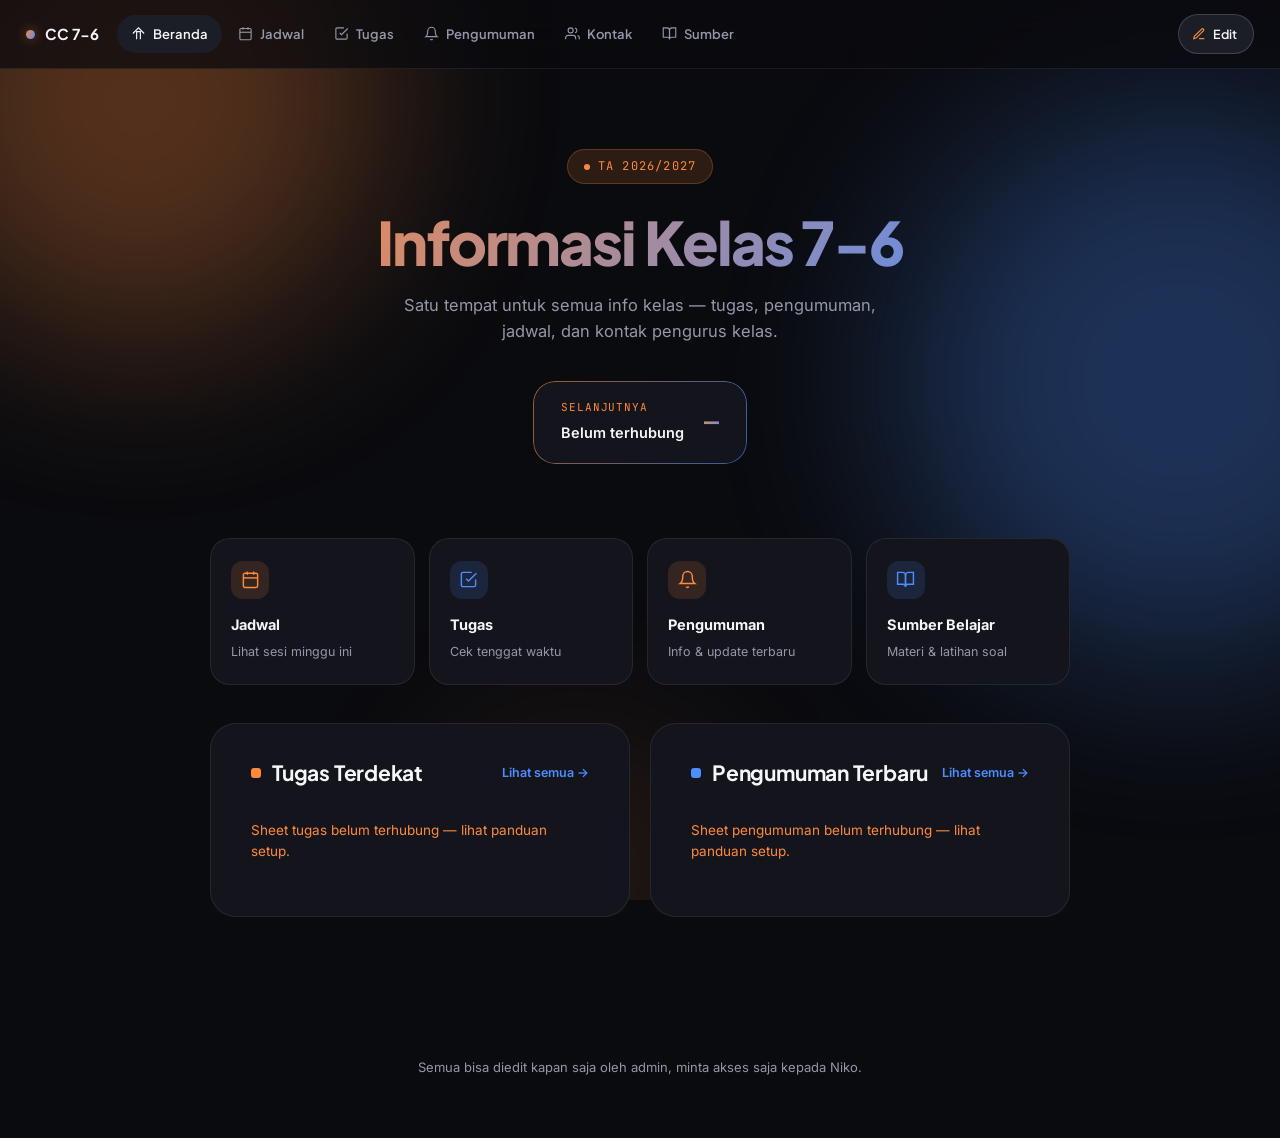
<file: index.html>
<!DOCTYPE html>
<html lang="id">
<head>
<meta charset="UTF-8">
<meta name="viewport" content="width=device-width, initial-scale=1.0">
  <link rel="icon" type="image/png" href="favicon.png">
<title>Ruang Kelas · 7-6 </title>
<link rel="preconnect" href="https://fonts.googleapis.com">
<link href="https://fonts.googleapis.com/css2?family=Plus+Jakarta+Sans:wght@500;600;700;800&family=Inter:wght@400;500;600&family=JetBrains+Mono:wght@500;600&display=swap" rel="stylesheet">
<link rel="stylesheet" href="styles.css">
</head>
<body>

<div class="ambient"><div class="blob orange"></div><div class="blob blue"></div><div class="blob small"></div></div>

<div class="topbar">
  <a href="index.html" class="brand"><span class="dot"></span>CC 7-6</a>
  <nav class="topnav">
    <a href="index.html" class="active"><svg viewBox="0 0 24 24"><path d="M3 12l9-9 9 9"/><path d="M9 21V9h6v12"/></svg>Beranda</a>
    <a href="jadwal.html"><svg viewBox="0 0 24 24"><rect x="3" y="4" width="18" height="18" rx="2"/><line x1="16" y1="2" x2="16" y2="6"/><line x1="8" y1="2" x2="8" y2="6"/><line x1="3" y1="10" x2="21" y2="10"/></svg>Jadwal</a>
    <a href="tugas.html"><svg viewBox="0 0 24 24"><polyline points="9 11 12 14 22 4"/><path d="M21 12v7a2 2 0 01-2 2H5a2 2 0 01-2-2V5a2 2 0 012-2h11"/></svg>Tugas</a>
    <a href="pengumuman.html"><svg viewBox="0 0 24 24"><path d="M18 8A6 6 0 006 8c0 7-3 9-3 9h18s-3-2-3-9"/><path d="M13.73 21a2 2 0 01-3.46 0"/></svg>Pengumuman</a>
    <a href="kontak.html"><svg viewBox="0 0 24 24"><path d="M17 21v-2a4 4 0 00-4-4H5a4 4 0 00-4 4v2"/><circle cx="9" cy="7" r="4"/><path d="M23 21v-2a4 4 0 00-3-3.87"/><path d="M16 3.13a4 4 0 010 7.75"/></svg>Kontak</a>
    <a href="sumber.html"><svg viewBox="0 0 24 24"><path d="M2 3h6a4 4 0 014 4v14a3 3 0 00-3-3H2z"/><path d="M22 3h-6a4 4 0 00-4 4v14a3 3 0 013-3h7z"/></svg>Sumber</a>
  </nav>
  <a href="#" class="edit-btn"><svg viewBox="0 0 24 24"><path d="M12 20h9"/><path d="M16.5 3.5a2.121 2.121 0 013 3L7 19l-4 1 1-4z"/></svg>Edit</a>
</div>

<div class="hero" data-reveal>
  <span class="eyebrow"><span class="pulse"></span>TA 2026/2027</span>
  <h1>Informasi Kelas 7-6</h1>
  <p>Satu tempat untuk semua info kelas — tugas, pengumuman, jadwal, dan kontak pengurus kelas.</p>
  <div class="countdown">
    <div class="countdown-inner">
      <div class="label"><span class="tag">Selanjutnya</span><span class="what" id="next-name">Memuat…</span></div>
      <div class="timer mono" id="countdown-timer">—</div>
    </div>
  </div>
</div>

<main>

  <div class="quick-grid" data-reveal>
    <a class="quick-card" href="jadwal.html"><div class="icon-wrap"><svg viewBox="0 0 24 24"><rect x="3" y="4" width="18" height="18" rx="2"/><line x1="16" y1="2" x2="16" y2="6"/><line x1="8" y1="2" x2="8" y2="6"/><line x1="3" y1="10" x2="21" y2="10"/></svg></div><div class="title">Jadwal</div><div class="sub">Lihat sesi minggu ini</div></a>
    <a class="quick-card" href="tugas.html"><div class="icon-wrap"><svg viewBox="0 0 24 24"><polyline points="9 11 12 14 22 4"/><path d="M21 12v7a2 2 0 01-2 2H5a2 2 0 01-2-2V5a2 2 0 012-2h11"/></svg></div><div class="title">Tugas</div><div class="sub">Cek tenggat waktu</div></a>
    <a class="quick-card" href="pengumuman.html"><div class="icon-wrap"><svg viewBox="0 0 24 24"><path d="M18 8A6 6 0 006 8c0 7-3 9-3 9h18s-3-2-3-9"/><path d="M13.73 21a2 2 0 01-3.46 0"/></svg></div><div class="title">Pengumuman</div><div class="sub">Info & update terbaru</div></a>
    <a class="quick-card" href="sumber.html"><div class="icon-wrap"><svg viewBox="0 0 24 24"><path d="M2 3h6a4 4 0 014 4v14a3 3 0 00-3-3H2z"/><path d="M22 3h-6a4 4 0 00-4 4v14a3 3 0 013-3h7z"/></svg></div><div class="title">Sumber Belajar</div><div class="sub">Materi & latihan soal</div></a>
  </div>

  <div class="preview-grid">
    <div class="panel" data-reveal>
      <div class="kicker">
        <div class="left"><span class="swatch orange"></span><h2>Tugas Terdekat</h2></div>
        <a class="see-all" href="tugas.html">Lihat semua →</a>
      </div>
      <div id="upcoming-preview"><p class="state-msg">Memuat tugas…</p></div>
    </div>
    <div class="panel" data-reveal>
      <div class="kicker">
        <div class="left"><span class="swatch blue"></span><h2>Pengumuman Terbaru</h2></div>
        <a class="see-all" href="pengumuman.html">Lihat semua →</a>
      </div>
      <div id="announcement-preview"><p class="state-msg">Memuat pengumuman…</p></div>
    </div>
  </div>

</main>

<footer>Semua bisa diedit kapan saja oleh admin, minta akses saja kepada Niko.</footer>

<div class="modal-overlay" id="modal-overlay">
  <div class="modal">
    <button class="modal-close" id="modal-close" aria-label="Tutup">✕</button>
    <span class="modal-tag" id="modal-tag"></span>
    <h3 id="modal-title"></h3>
    <p id="modal-body"></p>
  </div>
</div>

<script src="script.js"></script>
<script>
  fetchSheet(ASSIGNMENTS_CSV_URL).then(rows => {
    const upcoming = computeUpcoming(rows).slice(0, 3);
    setCountdownFromRows(computeUpcoming(rows));
    const el = document.getElementById('upcoming-preview');
    if(!upcoming.length){ el.innerHTML = '<p class="state-msg">Tidak ada tugas mendatang. 🎉</p>'; return; }
    el.innerHTML = upcoming.map(r => {
      const id = registerModal('orange', 'Tenggat ' + (r.DueDateDisplay || ''), r.Name || '', r.FullDetails || '');
      return `<div class="ticket" data-modal="${id}">
        <span class="name">${escapeHtml(r.Name || '')}${r.ShortNote ? `<small>${escapeHtml(r.ShortNote)}</small>` : ''}</span>
        <span class="due mono">${escapeHtml(r.DueDateDisplay || '')}</span>
      </div>`;
    }).join('');
    attachModalHandlers();
  }).catch(() => {
    document.getElementById('upcoming-preview').innerHTML = '<p class="state-msg error">Sheet tugas belum terhubung — lihat panduan setup.</p>';
    document.getElementById('next-name').textContent = 'Belum terhubung';
  });

  fetchSheet(ANNOUNCEMENTS_CSV_URL).then(rows => {
    const latest = rows.slice(-2).reverse();
    const el = document.getElementById('announcement-preview');
    if(!latest.length){ el.innerHTML = '<p class="state-msg">Belum ada pengumuman.</p>'; return; }
    el.innerHTML = latest.map(r => {
      const id = registerModal('blue', 'Diposting ' + (r.DatePosted || ''), r.ShortText || '', r.FullDetails || '');
      return `<div class="announcement" data-modal="${id}">
        <span class="date mono">${escapeHtml(r.DatePosted || '')}</span>
        <p>${escapeHtml(r.ShortText || '')}</p>
      </div>`;
    }).join('');
    attachModalHandlers();
  }).catch(() => {
    document.getElementById('announcement-preview').innerHTML = '<p class="state-msg error">Sheet pengumuman belum terhubung — lihat panduan setup.</p>';
  });
</script>

</body>
</html>
</file>
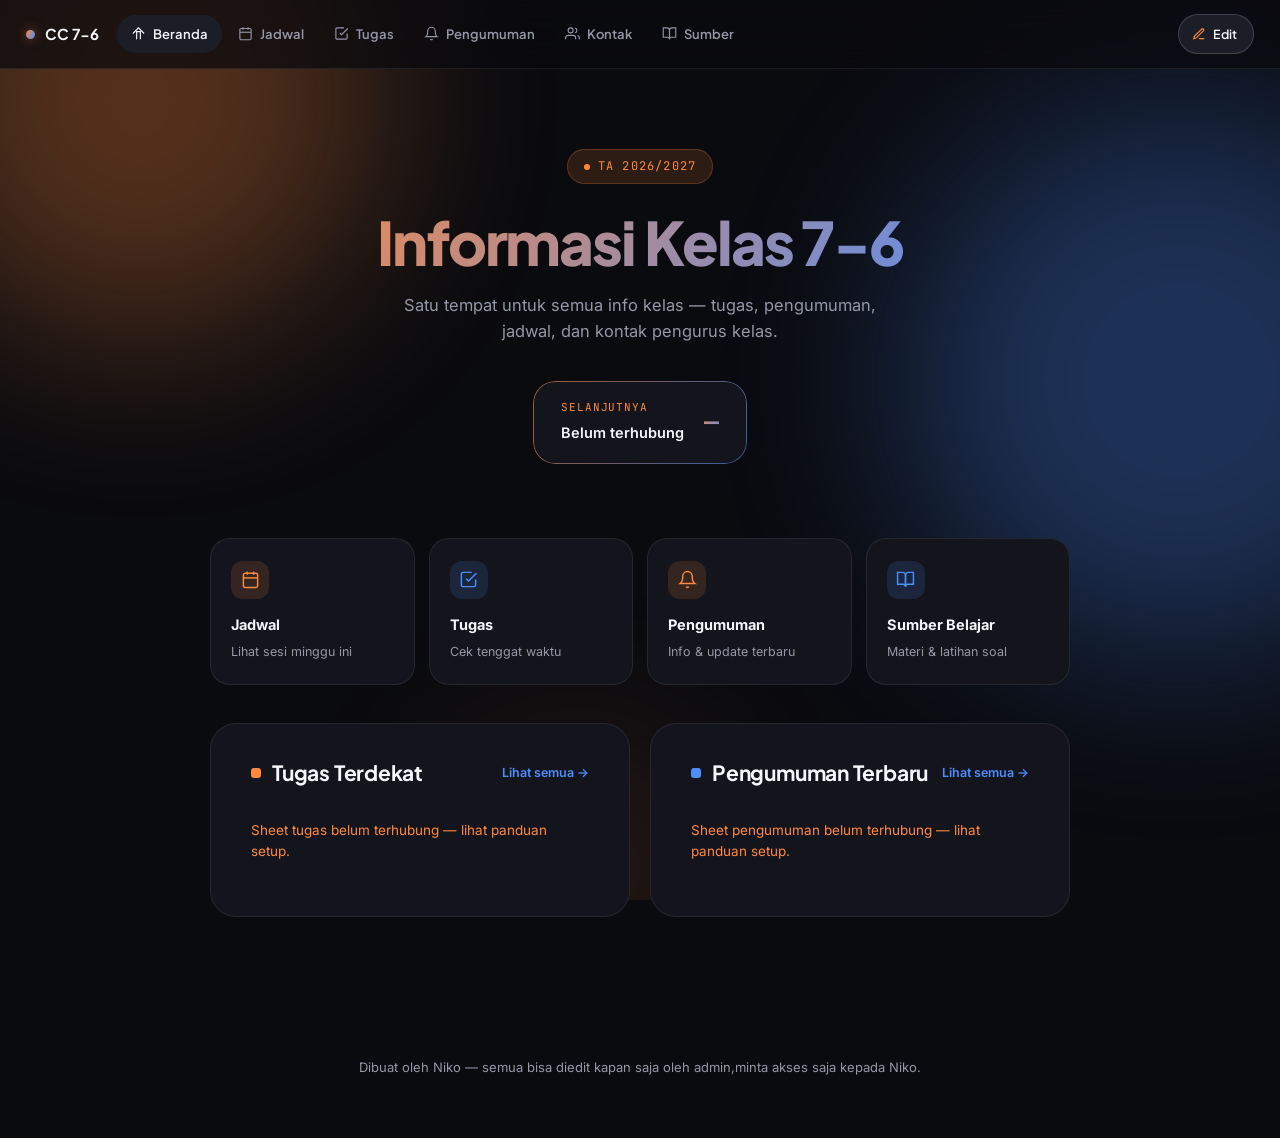
<file: InfoKelas76/index.html>
<!DOCTYPE html>
<html lang="id">
<head>
<meta charset="UTF-8">
<meta name="viewport" content="width=device-width, initial-scale=1.0">
<title>Ruang Kelas · 7-6 </title>
<link rel="preconnect" href="https://fonts.googleapis.com">
<link href="https://fonts.googleapis.com/css2?family=Plus+Jakarta+Sans:wght@500;600;700;800&family=Inter:wght@400;500;600&family=JetBrains+Mono:wght@500;600&display=swap" rel="stylesheet">
<link rel="stylesheet" href="styles.css">
</head>
<body>

<div class="ambient"><div class="blob orange"></div><div class="blob blue"></div><div class="blob small"></div></div>

<div class="topbar">
  <a href="index.html" class="brand"><span class="dot"></span>CC 7-6</a>
  <nav class="topnav">
    <a href="index.html" class="active"><svg viewBox="0 0 24 24"><path d="M3 12l9-9 9 9"/><path d="M9 21V9h6v12"/></svg>Beranda</a>
    <a href="jadwal.html"><svg viewBox="0 0 24 24"><rect x="3" y="4" width="18" height="18" rx="2"/><line x1="16" y1="2" x2="16" y2="6"/><line x1="8" y1="2" x2="8" y2="6"/><line x1="3" y1="10" x2="21" y2="10"/></svg>Jadwal</a>
    <a href="tugas.html"><svg viewBox="0 0 24 24"><polyline points="9 11 12 14 22 4"/><path d="M21 12v7a2 2 0 01-2 2H5a2 2 0 01-2-2V5a2 2 0 012-2h11"/></svg>Tugas</a>
    <a href="pengumuman.html"><svg viewBox="0 0 24 24"><path d="M18 8A6 6 0 006 8c0 7-3 9-3 9h18s-3-2-3-9"/><path d="M13.73 21a2 2 0 01-3.46 0"/></svg>Pengumuman</a>
    <a href="kontak.html"><svg viewBox="0 0 24 24"><path d="M17 21v-2a4 4 0 00-4-4H5a4 4 0 00-4 4v2"/><circle cx="9" cy="7" r="4"/><path d="M23 21v-2a4 4 0 00-3-3.87"/><path d="M16 3.13a4 4 0 010 7.75"/></svg>Kontak</a>
    <a href="sumber.html"><svg viewBox="0 0 24 24"><path d="M2 3h6a4 4 0 014 4v14a3 3 0 00-3-3H2z"/><path d="M22 3h-6a4 4 0 00-4 4v14a3 3 0 013-3h7z"/></svg>Sumber</a>
  </nav>
  <a href="#" class="edit-btn"><svg viewBox="0 0 24 24"><path d="M12 20h9"/><path d="M16.5 3.5a2.121 2.121 0 013 3L7 19l-4 1 1-4z"/></svg>Edit</a>
</div>

<div class="hero" data-reveal>
  <span class="eyebrow"><span class="pulse"></span>TA 2026/2027</span>
  <h1>Informasi Kelas 7-6</h1>
  <p>Satu tempat untuk semua info kelas — tugas, pengumuman, jadwal, dan kontak pengurus kelas.</p>
  <div class="countdown">
    <div class="countdown-inner">
      <div class="label"><span class="tag">Selanjutnya</span><span class="what" id="next-name">Memuat…</span></div>
      <div class="timer mono" id="countdown-timer">—</div>
    </div>
  </div>
</div>

<main>

  <div class="quick-grid" data-reveal>
    <a class="quick-card" href="jadwal.html"><div class="icon-wrap"><svg viewBox="0 0 24 24"><rect x="3" y="4" width="18" height="18" rx="2"/><line x1="16" y1="2" x2="16" y2="6"/><line x1="8" y1="2" x2="8" y2="6"/><line x1="3" y1="10" x2="21" y2="10"/></svg></div><div class="title">Jadwal</div><div class="sub">Lihat sesi minggu ini</div></a>
    <a class="quick-card" href="tugas.html"><div class="icon-wrap"><svg viewBox="0 0 24 24"><polyline points="9 11 12 14 22 4"/><path d="M21 12v7a2 2 0 01-2 2H5a2 2 0 01-2-2V5a2 2 0 012-2h11"/></svg></div><div class="title">Tugas</div><div class="sub">Cek tenggat waktu</div></a>
    <a class="quick-card" href="pengumuman.html"><div class="icon-wrap"><svg viewBox="0 0 24 24"><path d="M18 8A6 6 0 006 8c0 7-3 9-3 9h18s-3-2-3-9"/><path d="M13.73 21a2 2 0 01-3.46 0"/></svg></div><div class="title">Pengumuman</div><div class="sub">Info & update terbaru</div></a>
    <a class="quick-card" href="sumber.html"><div class="icon-wrap"><svg viewBox="0 0 24 24"><path d="M2 3h6a4 4 0 014 4v14a3 3 0 00-3-3H2z"/><path d="M22 3h-6a4 4 0 00-4 4v14a3 3 0 013-3h7z"/></svg></div><div class="title">Sumber Belajar</div><div class="sub">Materi & latihan soal</div></a>
  </div>

  <div class="preview-grid">
    <div class="panel" data-reveal>
      <div class="kicker">
        <div class="left"><span class="swatch orange"></span><h2>Tugas Terdekat</h2></div>
        <a class="see-all" href="tugas.html">Lihat semua →</a>
      </div>
      <div id="upcoming-preview"><p class="state-msg">Memuat tugas…</p></div>
    </div>
    <div class="panel" data-reveal>
      <div class="kicker">
        <div class="left"><span class="swatch blue"></span><h2>Pengumuman Terbaru</h2></div>
        <a class="see-all" href="pengumuman.html">Lihat semua →</a>
      </div>
      <div id="announcement-preview"><p class="state-msg">Memuat pengumuman…</p></div>
    </div>
  </div>

</main>

<footer>Dibuat oleh Niko — semua bisa diedit kapan saja oleh admin,minta akses saja kepada Niko.</footer>

<div class="modal-overlay" id="modal-overlay">
  <div class="modal">
    <button class="modal-close" id="modal-close" aria-label="Tutup">✕</button>
    <span class="modal-tag" id="modal-tag"></span>
    <h3 id="modal-title"></h3>
    <p id="modal-body"></p>
  </div>
</div>

<script src="script.js"></script>
<script>
  fetchSheet(ASSIGNMENTS_CSV_URL).then(rows => {
    const upcoming = computeUpcoming(rows).slice(0, 3);
    setCountdownFromRows(computeUpcoming(rows));
    const el = document.getElementById('upcoming-preview');
    if(!upcoming.length){ el.innerHTML = '<p class="state-msg">Tidak ada tugas mendatang. 🎉</p>'; return; }
    el.innerHTML = upcoming.map(r => {
      const id = registerModal('orange', 'Tenggat ' + (r.DueDateDisplay || ''), r.Name || '', r.FullDetails || '');
      return `<div class="ticket" data-modal="${id}">
        <span class="name">${escapeHtml(r.Name || '')}${r.ShortNote ? `<small>${escapeHtml(r.ShortNote)}</small>` : ''}</span>
        <span class="due mono">${escapeHtml(r.DueDateDisplay || '')}</span>
      </div>`;
    }).join('');
    attachModalHandlers();
  }).catch(() => {
    document.getElementById('upcoming-preview').innerHTML = '<p class="state-msg error">Sheet tugas belum terhubung — lihat panduan setup.</p>';
    document.getElementById('next-name').textContent = 'Belum terhubung';
  });

  fetchSheet(ANNOUNCEMENTS_CSV_URL).then(rows => {
    const latest = rows.slice(-2).reverse();
    const el = document.getElementById('announcement-preview');
    if(!latest.length){ el.innerHTML = '<p class="state-msg">Belum ada pengumuman.</p>'; return; }
    el.innerHTML = latest.map(r => {
      const id = registerModal('blue', 'Diposting ' + (r.DatePosted || ''), r.ShortText || '', r.FullDetails || '');
      return `<div class="announcement" data-modal="${id}">
        <span class="date mono">${escapeHtml(r.DatePosted || '')}</span>
        <p>${escapeHtml(r.ShortText || '')}</p>
      </div>`;
    }).join('');
    attachModalHandlers();
  }).catch(() => {
    document.getElementById('announcement-preview').innerHTML = '<p class="state-msg error">Sheet pengumuman belum terhubung — lihat panduan setup.</p>';
  });
</script>

</body>
</html>
</file>
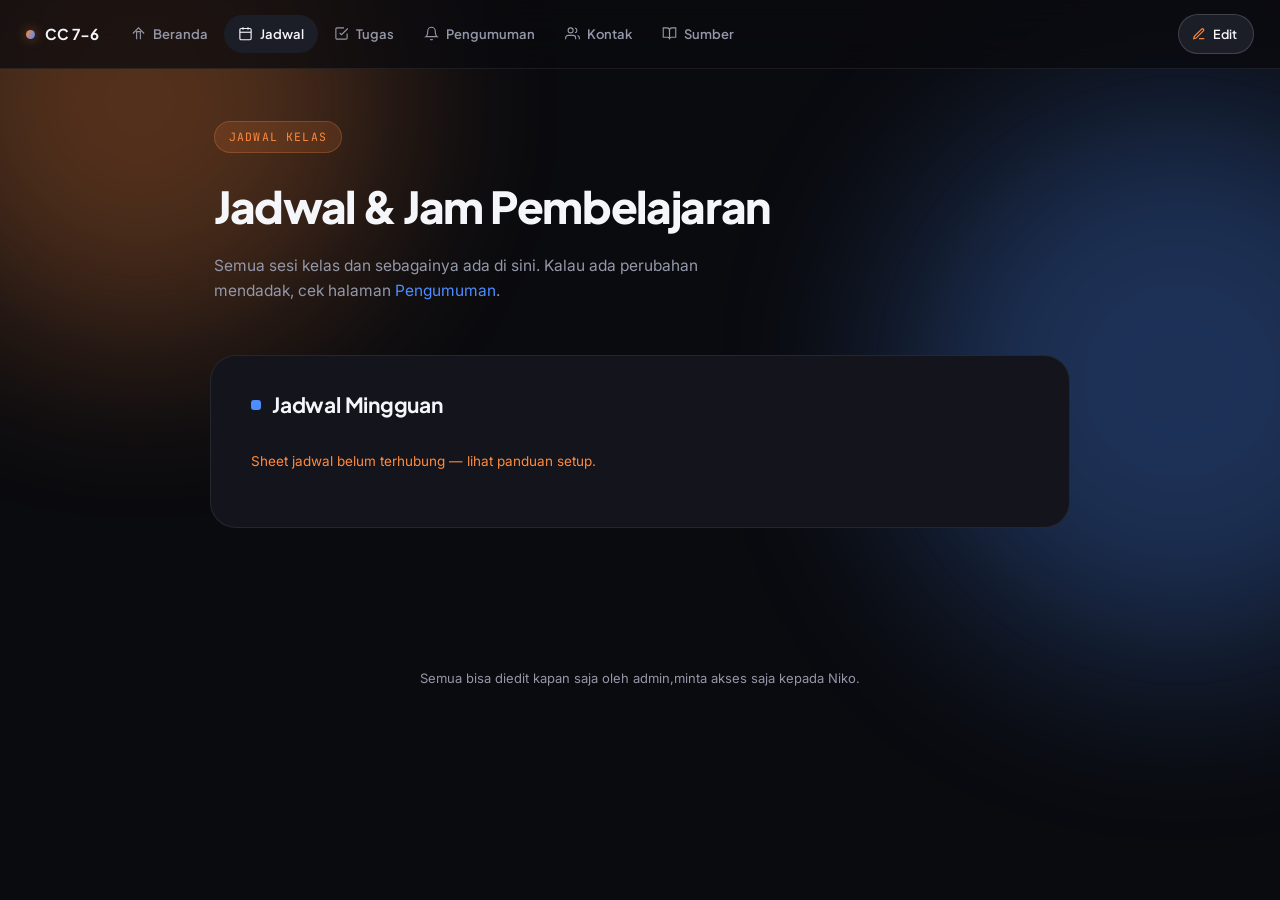
<file: jadwal.html>
<!DOCTYPE html>
<html lang="id">
<head>
<meta charset="UTF-8">
<meta name="viewport" content="width=device-width, initial-scale=1.0">
<title>Jadwal · 7-6 </title>
<link rel="preconnect" href="https://fonts.googleapis.com">
<link href="https://fonts.googleapis.com/css2?family=Plus+Jakarta+Sans:wght@500;600;700;800&family=Inter:wght@400;500;600&family=JetBrains+Mono:wght@500;600&display=swap" rel="stylesheet">
<link rel="stylesheet" href="styles.css">
</head>
<body>

<div class="ambient"><div class="blob orange"></div><div class="blob blue"></div></div>

<div class="topbar">
  <a href="index.html" class="brand"><span class="dot"></span>CC 7-6</a>
  <nav class="topnav">
    <a href="index.html"><svg viewBox="0 0 24 24"><path d="M3 12l9-9 9 9"/><path d="M9 21V9h6v12"/></svg>Beranda</a>
    <a href="jadwal.html" class="active"><svg viewBox="0 0 24 24"><rect x="3" y="4" width="18" height="18" rx="2"/><line x1="16" y1="2" x2="16" y2="6"/><line x1="8" y1="2" x2="8" y2="6"/><line x1="3" y1="10" x2="21" y2="10"/></svg>Jadwal</a>
    <a href="tugas.html"><svg viewBox="0 0 24 24"><polyline points="9 11 12 14 22 4"/><path d="M21 12v7a2 2 0 01-2 2H5a2 2 0 01-2-2V5a2 2 0 012-2h11"/></svg>Tugas</a>
    <a href="pengumuman.html"><svg viewBox="0 0 24 24"><path d="M18 8A6 6 0 006 8c0 7-3 9-3 9h18s-3-2-3-9"/><path d="M13.73 21a2 2 0 01-3.46 0"/></svg>Pengumuman</a>
    <a href="kontak.html"><svg viewBox="0 0 24 24"><path d="M17 21v-2a4 4 0 00-4-4H5a4 4 0 00-4 4v2"/><circle cx="9" cy="7" r="4"/><path d="M23 21v-2a4 4 0 00-3-3.87"/><path d="M16 3.13a4 4 0 010 7.75"/></svg>Kontak</a>
    <a href="sumber.html"><svg viewBox="0 0 24 24"><path d="M2 3h6a4 4 0 014 4v14a3 3 0 00-3-3H2z"/><path d="M22 3h-6a4 4 0 00-4 4v14a3 3 0 013-3h7z"/></svg>Sumber</a>
  </nav>
  <a href="#" class="edit-btn"><svg viewBox="0 0 24 24"><path d="M12 20h9"/><path d="M16.5 3.5a2.121 2.121 0 013 3L7 19l-4 1 1-4z"/></svg>Edit</a>
</div>

<div class="page-head" data-reveal>
  <span class="eyebrow">Jadwal Kelas</span>
  <h1>Jadwal & Jam Pembelajaran</h1>
  <p>Semua sesi kelas dan sebagainya ada di sini. Kalau ada perubahan mendadak, cek halaman <a href="pengumuman.html" style="color:var(--blue);text-decoration:none;">Pengumuman</a>.</p>
</div>

<main>
  <section data-reveal>
    <div class="kicker"><div class="left"><span class="swatch blue"></span><h2>Jadwal Mingguan</h2></div></div>
    <div id="schedule-list"><p class="state-msg">Memuat jadwal…</p></div>
  </section>
</main>

<footer>Semua bisa diedit kapan saja oleh admin,minta akses saja kepada Niko.</footer>

<script src="script.js"></script>
<script>
  fetchSheet(SCHEDULE_CSV_URL).then(rows => {
    const el = document.getElementById('schedule-list');
    if(!rows.length){ el.innerHTML = '<p class="state-msg">Belum ada jadwal yang ditambahkan.</p>'; return; }
    el.innerHTML = rows.map((r, i) => `
      <div class="sked-row" style="animation-delay:${i * 0.05}s">
        <div class="day">${escapeHtml(r.Day || '')}</div>
        <div>${escapeHtml(r.Info || '')}</div>
      </div>
    `).join('');
  }).catch(() => {
    document.getElementById('schedule-list').innerHTML =
      '<p class="state-msg error">Sheet jadwal belum terhubung — lihat panduan setup.</p>';
  });
</script>

</body>
</html>
</file>
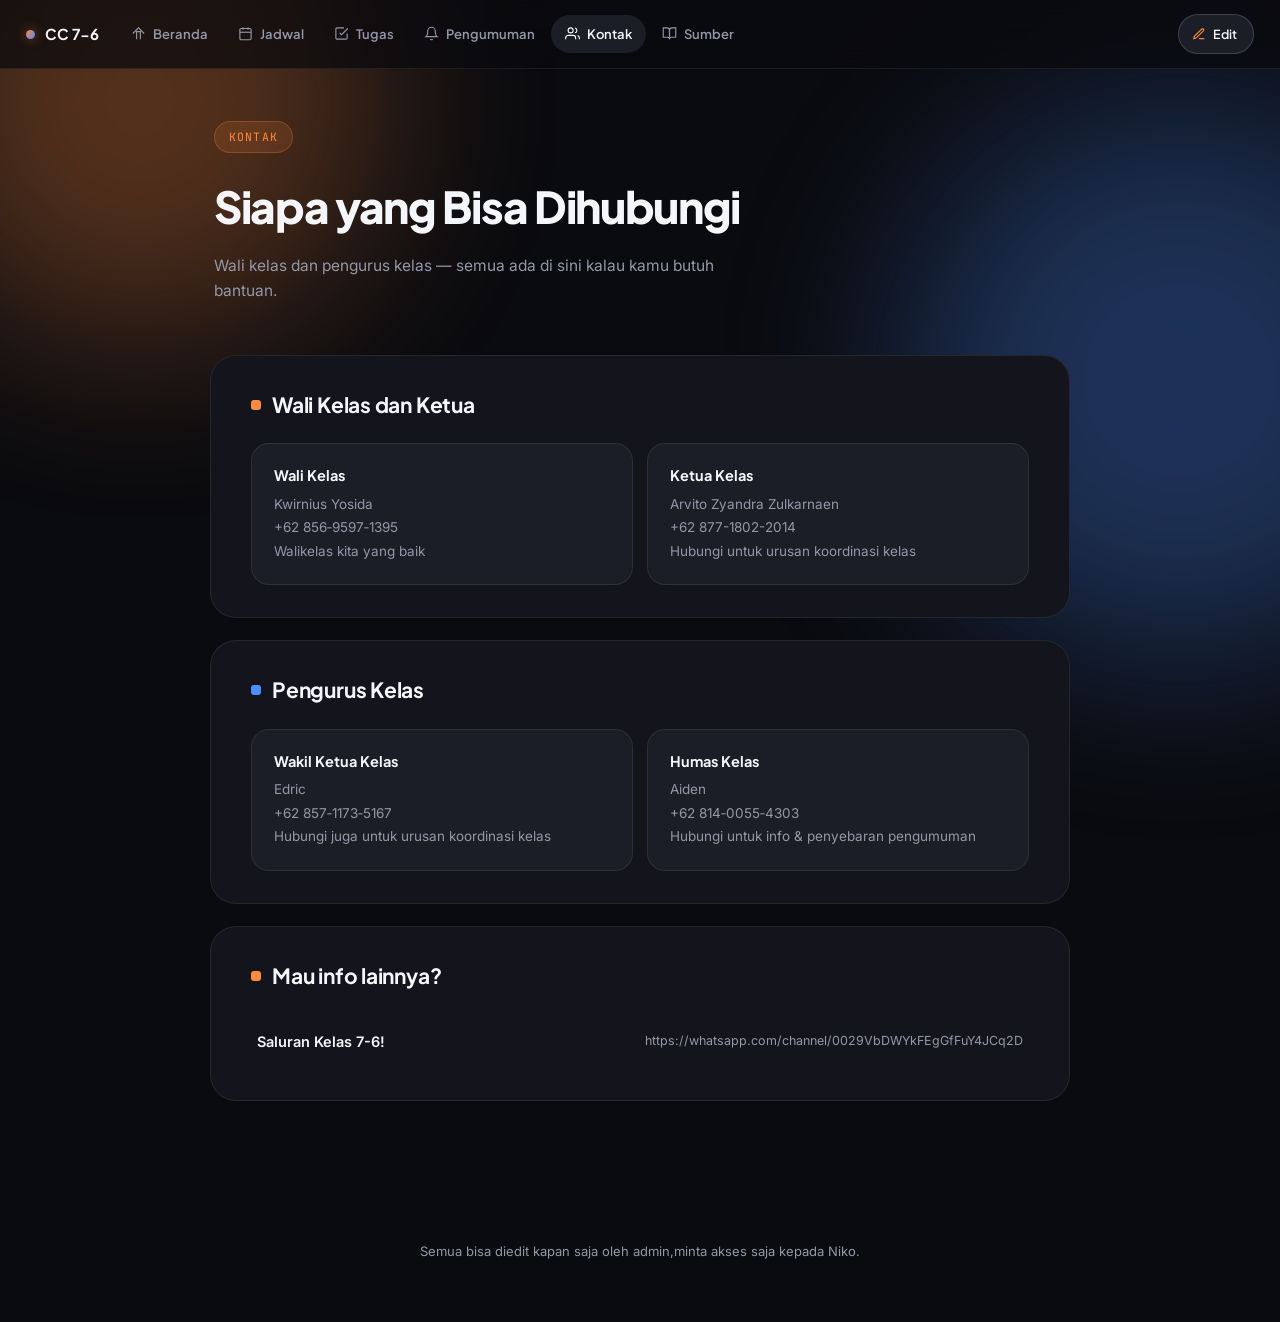
<file: kontak.html>
<!DOCTYPE html>
<html lang="id">
<head>
<meta charset="UTF-8">
<meta name="viewport" content="width=device-width, initial-scale=1.0">
<title>Kontak · 7-6</title>
<link rel="preconnect" href="https://fonts.googleapis.com">
<link href="https://fonts.googleapis.com/css2?family=Plus+Jakarta+Sans:wght@500;600;700;800&family=Inter:wght@400;500;600&family=JetBrains+Mono:wght@500;600&display=swap" rel="stylesheet">
<link rel="stylesheet" href="styles.css">
</head>
<body>

<div class="ambient"><div class="blob orange"></div><div class="blob blue"></div></div>

<div class="topbar">
  <a href="index.html" class="brand"><span class="dot"></span>CC 7-6</a>
  <nav class="topnav">
    <a href="index.html"><svg viewBox="0 0 24 24"><path d="M3 12l9-9 9 9"/><path d="M9 21V9h6v12"/></svg>Beranda</a>
    <a href="jadwal.html"><svg viewBox="0 0 24 24"><rect x="3" y="4" width="18" height="18" rx="2"/><line x1="16" y1="2" x2="16" y2="6"/><line x1="8" y1="2" x2="8" y2="6"/><line x1="3" y1="10" x2="21" y2="10"/></svg>Jadwal</a>
    <a href="tugas.html"><svg viewBox="0 0 24 24"><polyline points="9 11 12 14 22 4"/><path d="M21 12v7a2 2 0 01-2 2H5a2 2 0 01-2-2V5a2 2 0 012-2h11"/></svg>Tugas</a>
    <a href="pengumuman.html"><svg viewBox="0 0 24 24"><path d="M18 8A6 6 0 006 8c0 7-3 9-3 9h18s-3-2-3-9"/><path d="M13.73 21a2 2 0 01-3.46 0"/></svg>Pengumuman</a>
    <a href="kontak.html" class="active"><svg viewBox="0 0 24 24"><path d="M17 21v-2a4 4 0 00-4-4H5a4 4 0 00-4 4v2"/><circle cx="9" cy="7" r="4"/><path d="M23 21v-2a4 4 0 00-3-3.87"/><path d="M16 3.13a4 4 0 010 7.75"/></svg>Kontak</a>
    <a href="sumber.html"><svg viewBox="0 0 24 24"><path d="M2 3h6a4 4 0 014 4v14a3 3 0 00-3-3H2z"/><path d="M22 3h-6a4 4 0 00-4 4v14a3 3 0 013-3h7z"/></svg>Sumber</a>
  </nav>
  <a href="#" class="edit-btn"><svg viewBox="0 0 24 24"><path d="M12 20h9"/><path d="M16.5 3.5a2.121 2.121 0 013 3L7 19l-4 1 1-4z"/></svg>Edit</a>
</div>

<div class="page-head" data-reveal>
  <span class="eyebrow">Kontak</span>
  <h1>Siapa yang Bisa Dihubungi</h1>
  <p>Wali kelas dan pengurus kelas — semua ada di sini kalau kamu butuh bantuan.</p>
</div>

<main>
  <section data-reveal>
    <div class="kicker"><div class="left"><span class="swatch orange"></span><h2>Wali Kelas dan Ketua</h2></div></div>
    <div class="contact-grid">
      <div class="contact-card">
        <h3>Wali Kelas</h3>
        <p>Kwirnius Yosida</p>
        <p><a>‪+62 856‑9597‑1395‬</a></p>
        <p>Walikelas kita yang baik</p>
      </div>
      <div class="contact-card">
        <h3>Ketua Kelas</h3>
        <p>Arvito Zyandra Zulkarnaen</p>
        <p><a>+62 877-1802-2014</a></p>
        <p>Hubungi untuk urusan koordinasi kelas</p>
      </div>
    </div>
  </section>

  <section data-reveal>
    <div class="kicker"><div class="left"><span class="swatch blue"></span><h2>Pengurus Kelas</h2></div></div>
    <div class="contact-grid">
      <div class="contact-card">
        <h3>Wakil Ketua Kelas</h3>
        <p>Edric</p>
        <p><a>‪+62 857‑1173‑5167‬</a></p>
        <p>Hubungi juga untuk urusan koordinasi kelas</p>
      </div>
      <div class="contact-card">
        <h3>Humas Kelas</h3>
        <p>Aiden</p>
        <p><a>‪+62 814‑0055‑4303‬</a></p>
        <p>Hubungi untuk info & penyebaran pengumuman</p>
      </div>
    </div>
  </section>

  <section data-reveal>
    <div class="kicker"><div class="left"><span class="swatch orange"></span><h2>Mau info lainnya?</h2></div></div>
    <ul class="resource-list">
      <li><a href="#">Saluran Kelas 7-6!</a><span>‎https://whatsapp.com/channel/0029VbDWYkFEgGfFuY4JCq2D</span></li>
    </ul>
  </section>
</main>

<footer>Semua bisa diedit kapan saja oleh admin,minta akses saja kepada Niko.</footer>

<script src="script.js"></script>
</body>
</html>
</file>
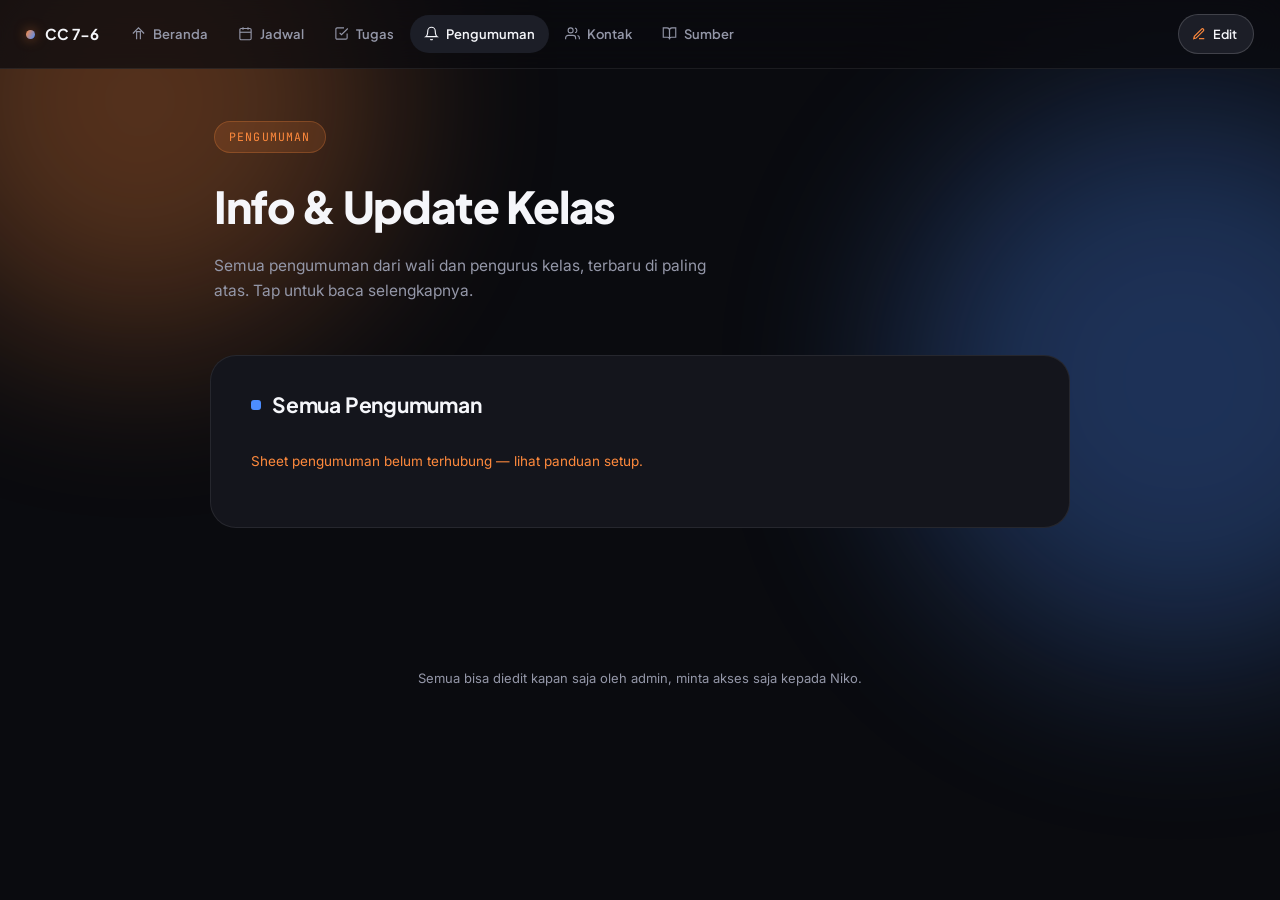
<file: pengumuman.html>
<!DOCTYPE html>
<html lang="id">
<head>
<meta charset="UTF-8">
<meta name="viewport" content="width=device-width, initial-scale=1.0">
<title>Pengumuman · 7-6</title>
<link rel="preconnect" href="https://fonts.googleapis.com">
<link href="https://fonts.googleapis.com/css2?family=Plus+Jakarta+Sans:wght@500;600;700;800&family=Inter:wght@400;500;600&family=JetBrains+Mono:wght@500;600&display=swap" rel="stylesheet">
<link rel="stylesheet" href="styles.css">
</head>
<body>

<div class="ambient"><div class="blob orange"></div><div class="blob blue"></div></div>

<div class="topbar">
  <a href="index.html" class="brand"><span class="dot"></span>CC 7-6</a>
  <nav class="topnav">
    <a href="index.html"><svg viewBox="0 0 24 24"><path d="M3 12l9-9 9 9"/><path d="M9 21V9h6v12"/></svg>Beranda</a>
    <a href="jadwal.html"><svg viewBox="0 0 24 24"><rect x="3" y="4" width="18" height="18" rx="2"/><line x1="16" y1="2" x2="16" y2="6"/><line x1="8" y1="2" x2="8" y2="6"/><line x1="3" y1="10" x2="21" y2="10"/></svg>Jadwal</a>
    <a href="tugas.html"><svg viewBox="0 0 24 24"><polyline points="9 11 12 14 22 4"/><path d="M21 12v7a2 2 0 01-2 2H5a2 2 0 01-2-2V5a2 2 0 012-2h11"/></svg>Tugas</a>
    <a href="pengumuman.html" class="active"><svg viewBox="0 0 24 24"><path d="M18 8A6 6 0 006 8c0 7-3 9-3 9h18s-3-2-3-9"/><path d="M13.73 21a2 2 0 01-3.46 0"/></svg>Pengumuman</a>
    <a href="kontak.html"><svg viewBox="0 0 24 24"><path d="M17 21v-2a4 4 0 00-4-4H5a4 4 0 00-4 4v2"/><circle cx="9" cy="7" r="4"/><path d="M23 21v-2a4 4 0 00-3-3.87"/><path d="M16 3.13a4 4 0 010 7.75"/></svg>Kontak</a>
    <a href="sumber.html"><svg viewBox="0 0 24 24"><path d="M2 3h6a4 4 0 014 4v14a3 3 0 00-3-3H2z"/><path d="M22 3h-6a4 4 0 00-4 4v14a3 3 0 013-3h7z"/></svg>Sumber</a>
  </nav>
  <a href="#" class="edit-btn"><svg viewBox="0 0 24 24"><path d="M12 20h9"/><path d="M16.5 3.5a2.121 2.121 0 013 3L7 19l-4 1 1-4z"/></svg>Edit</a>
</div>

<div class="page-head" data-reveal>
  <span class="eyebrow">Pengumuman</span>
  <h1>Info & Update Kelas</h1>
  <p>Semua pengumuman dari wali dan pengurus kelas, terbaru di paling atas. Tap untuk baca selengkapnya.</p>
</div>

<main>
  <section data-reveal>
    <div class="kicker"><div class="left"><span class="swatch blue"></span><h2>Semua Pengumuman</h2></div></div>
    <div id="announcements-list"><p class="state-msg">Memuat pengumuman…</p></div>
  </section>
</main>

<footer>Semua bisa diedit kapan saja oleh admin, minta akses saja kepada Niko.</footer>

<div class="modal-overlay" id="modal-overlay">
  <div class="modal">
    <button class="modal-close" id="modal-close" aria-label="Tutup">✕</button>
    <span class="modal-tag" id="modal-tag"></span>
    <h3 id="modal-title"></h3>
    <p id="modal-body"></p>
  </div>
</div>

<script src="script.js"></script>
<script>
  fetchSheet(ANNOUNCEMENTS_CSV_URL).then(rows => {
    const el = document.getElementById('announcements-list');
    if(!rows.length){ el.innerHTML = '<p class="state-msg">Belum ada pengumuman.</p>'; return; }
    const ordered = rows.slice().reverse();
    el.innerHTML = ordered.map((r, i) => {
      const id = registerModal('blue', 'Diposting ' + (r.DatePosted || ''), r.ShortText || '', r.FullDetails || '');
      return `<div class="announcement" data-modal="${id}" style="animation-delay:${i * 0.05}s">
        <span class="date mono">${escapeHtml(r.DatePosted || '')}</span>
        <p>${escapeHtml(r.ShortText || '')}</p>
      </div>`;
    }).join('');
    attachModalHandlers();
  }).catch(() => {
    document.getElementById('announcements-list').innerHTML =
      '<p class="state-msg error">Sheet pengumuman belum terhubung — lihat panduan setup.</p>';
  });
</script>

</body>
</html>
</file>
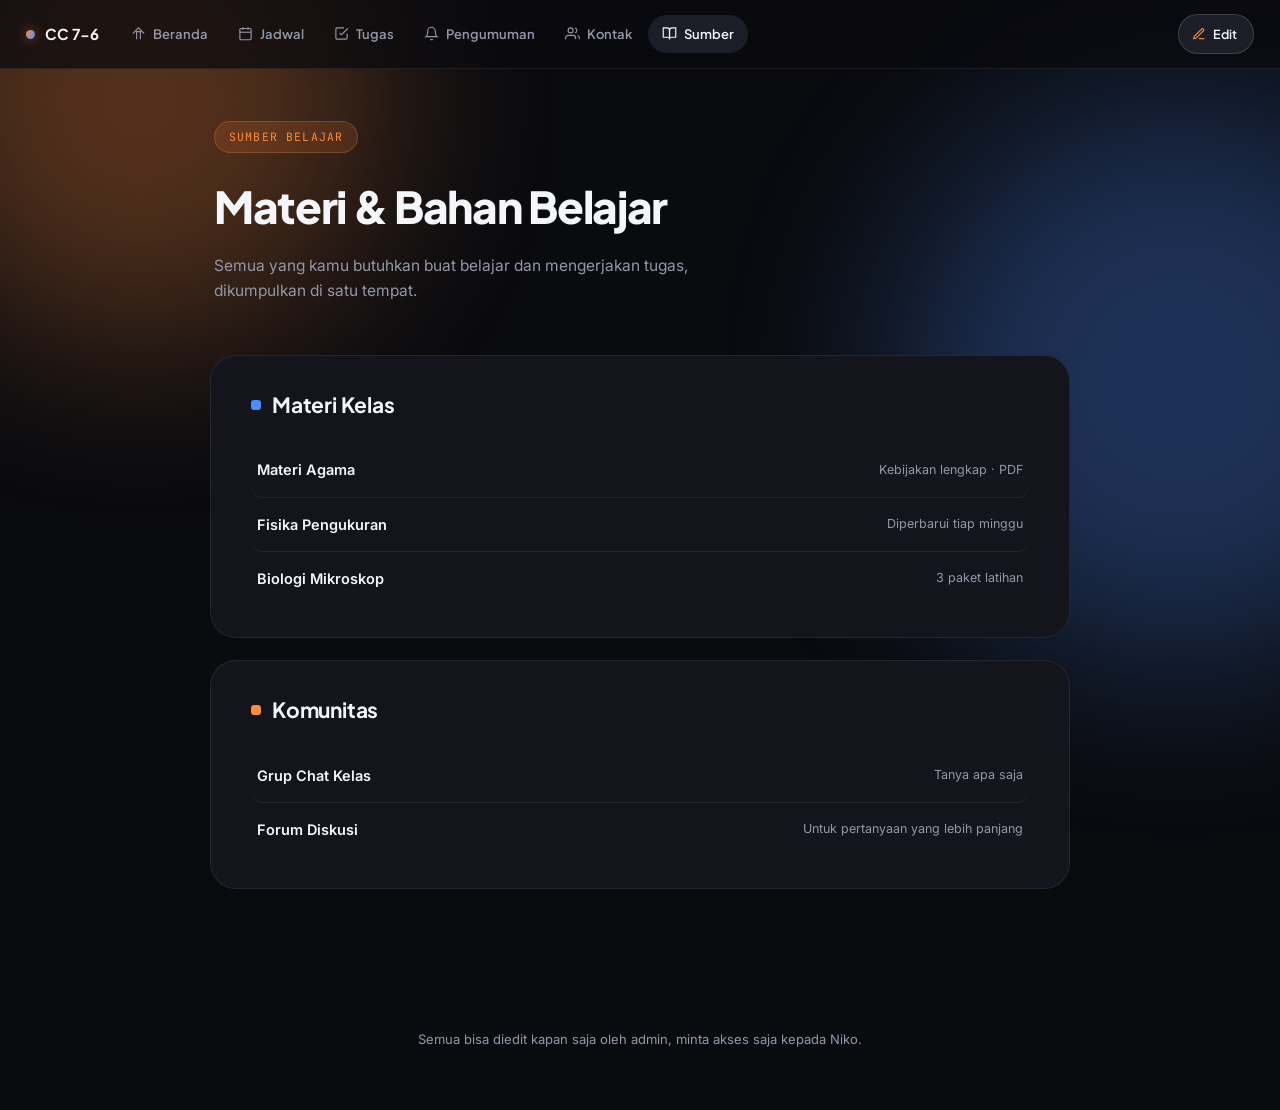
<file: sumber.html>
<!DOCTYPE html>
<html lang="id">
<head>
<meta charset="UTF-8">
<meta name="viewport" content="width=device-width, initial-scale=1.0">
<title>Sumber Belajar · 7-6</title>
<link rel="preconnect" href="https://fonts.googleapis.com">
<link href="https://fonts.googleapis.com/css2?family=Plus+Jakarta+Sans:wght@500;600;700;800&family=Inter:wght@400;500;600&family=JetBrains+Mono:wght@500;600&display=swap" rel="stylesheet">
<link rel="stylesheet" href="styles.css">
</head>
<body>

<div class="ambient"><div class="blob orange"></div><div class="blob blue"></div></div>

<div class="topbar">
  <a href="index.html" class="brand"><span class="dot"></span>CC 7-6</a>
  <nav class="topnav">
    <a href="index.html"><svg viewBox="0 0 24 24"><path d="M3 12l9-9 9 9"/><path d="M9 21V9h6v12"/></svg>Beranda</a>
    <a href="jadwal.html"><svg viewBox="0 0 24 24"><rect x="3" y="4" width="18" height="18" rx="2"/><line x1="16" y1="2" x2="16" y2="6"/><line x1="8" y1="2" x2="8" y2="6"/><line x1="3" y1="10" x2="21" y2="10"/></svg>Jadwal</a>
    <a href="tugas.html"><svg viewBox="0 0 24 24"><polyline points="9 11 12 14 22 4"/><path d="M21 12v7a2 2 0 01-2 2H5a2 2 0 01-2-2V5a2 2 0 012-2h11"/></svg>Tugas</a>
    <a href="pengumuman.html"><svg viewBox="0 0 24 24"><path d="M18 8A6 6 0 006 8c0 7-3 9-3 9h18s-3-2-3-9"/><path d="M13.73 21a2 2 0 01-3.46 0"/></svg>Pengumuman</a>
    <a href="kontak.html"><svg viewBox="0 0 24 24"><path d="M17 21v-2a4 4 0 00-4-4H5a4 4 0 00-4 4v2"/><circle cx="9" cy="7" r="4"/><path d="M23 21v-2a4 4 0 00-3-3.87"/><path d="M16 3.13a4 4 0 010 7.75"/></svg>Kontak</a>
    <a href="sumber.html" class="active"><svg viewBox="0 0 24 24"><path d="M2 3h6a4 4 0 014 4v14a3 3 0 00-3-3H2z"/><path d="M22 3h-6a4 4 0 00-4 4v14a3 3 0 013-3h7z"/></svg>Sumber</a>
  </nav>
  <a href="#" class="edit-btn"><svg viewBox="0 0 24 24"><path d="M12 20h9"/><path d="M16.5 3.5a2.121 2.121 0 013 3L7 19l-4 1 1-4z"/></svg>Edit</a>
</div>

<div class="page-head" data-reveal>
  <span class="eyebrow">Sumber Belajar</span>
  <h1>Materi & Bahan Belajar</h1>
  <p>Semua yang kamu butuhkan buat belajar dan mengerjakan tugas, dikumpulkan di satu tempat.</p>
</div>

<main>
  <section data-reveal>
    <div class="kicker"><div class="left"><span class="swatch blue"></span><h2>Materi Kelas</h2></div></div>
    <ul class="resource-list">
      <li><a href="#">Materi Agama</a><span>Kebijakan lengkap · PDF</span></li>
      <li><a href="#">Fisika Pengukuran</a><span>Diperbarui tiap minggu</span></li>
      <li><a href="#">Biologi Mikroskop</a><span>3 paket latihan</span></li>
    </ul>
  </section>

  <section data-reveal>
    <div class="kicker"><div class="left"><span class="swatch orange"></span><h2>Komunitas</h2></div></div>
    <ul class="resource-list">
      <li><a href="#">Grup Chat Kelas</a><span>Tanya apa saja</span></li>
      <li><a href="#">Forum Diskusi</a><span>Untuk pertanyaan yang lebih panjang</span></li>
    </ul>
  </section>
</main>

<footer>Semua bisa diedit kapan saja oleh admin, minta akses saja kepada Niko.</footer>

<script src="script.js"></script>
</body>
</html>
</file>
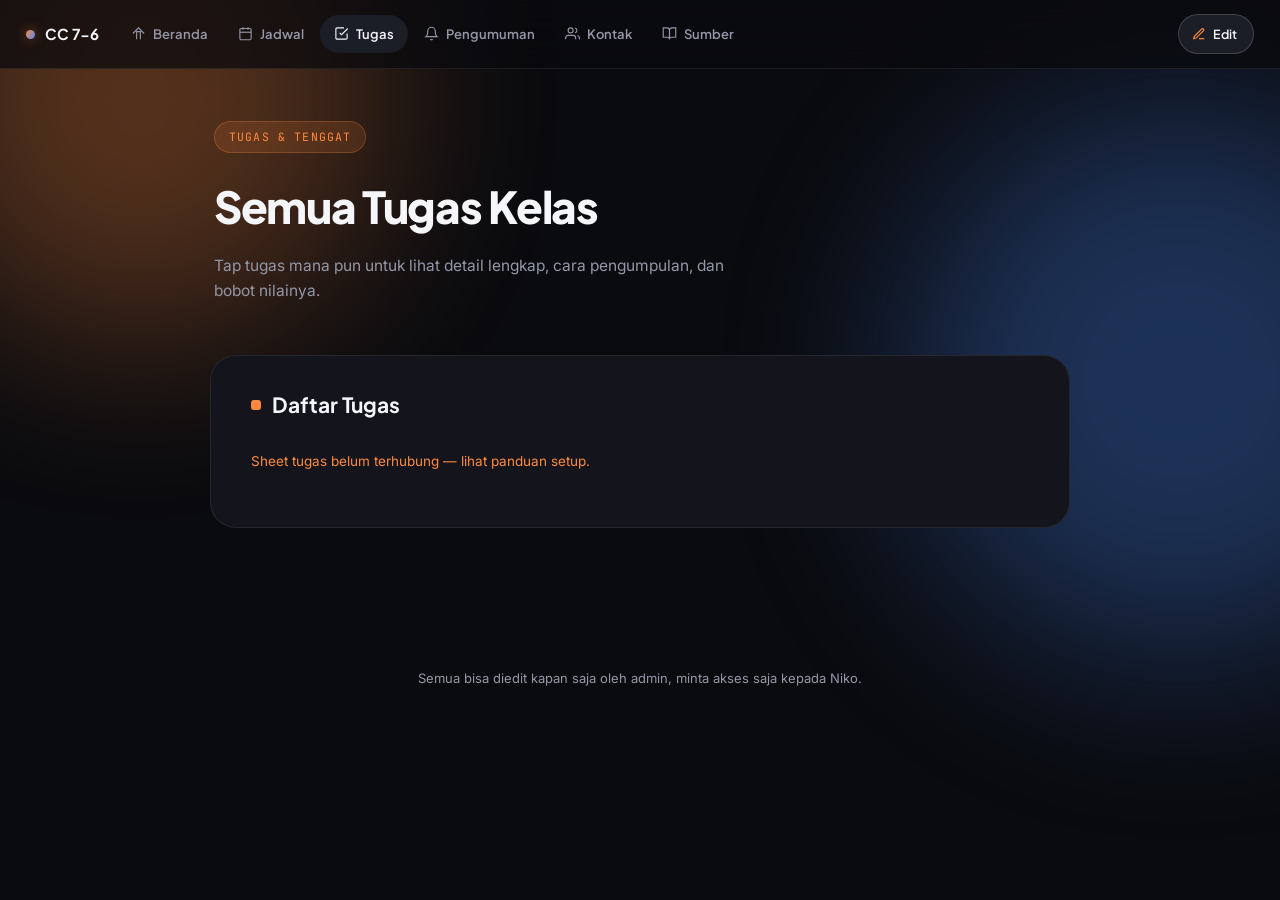
<file: tugas.html>
<!DOCTYPE html>
<html lang="id">
<head>
<meta charset="UTF-8">
<meta name="viewport" content="width=device-width, initial-scale=1.0">
<title>Tugas · 7-6</title>
<link rel="preconnect" href="https://fonts.googleapis.com">
<link href="https://fonts.googleapis.com/css2?family=Plus+Jakarta+Sans:wght@500;600;700;800&family=Inter:wght@400;500;600&family=JetBrains+Mono:wght@500;600&display=swap" rel="stylesheet">
<link rel="stylesheet" href="styles.css">
</head>
<body>

<div class="ambient"><div class="blob orange"></div><div class="blob blue"></div></div>

<div class="topbar">
  <a href="index.html" class="brand"><span class="dot"></span>CC 7-6</a>
  <nav class="topnav">
    <a href="index.html"><svg viewBox="0 0 24 24"><path d="M3 12l9-9 9 9"/><path d="M9 21V9h6v12"/></svg>Beranda</a>
    <a href="jadwal.html"><svg viewBox="0 0 24 24"><rect x="3" y="4" width="18" height="18" rx="2"/><line x1="16" y1="2" x2="16" y2="6"/><line x1="8" y1="2" x2="8" y2="6"/><line x1="3" y1="10" x2="21" y2="10"/></svg>Jadwal</a>
    <a href="tugas.html" class="active"><svg viewBox="0 0 24 24"><polyline points="9 11 12 14 22 4"/><path d="M21 12v7a2 2 0 01-2 2H5a2 2 0 01-2-2V5a2 2 0 012-2h11"/></svg>Tugas</a>
    <a href="pengumuman.html"><svg viewBox="0 0 24 24"><path d="M18 8A6 6 0 006 8c0 7-3 9-3 9h18s-3-2-3-9"/><path d="M13.73 21a2 2 0 01-3.46 0"/></svg>Pengumuman</a>
    <a href="kontak.html"><svg viewBox="0 0 24 24"><path d="M17 21v-2a4 4 0 00-4-4H5a4 4 0 00-4 4v2"/><circle cx="9" cy="7" r="4"/><path d="M23 21v-2a4 4 0 00-3-3.87"/><path d="M16 3.13a4 4 0 010 7.75"/></svg>Kontak</a>
    <a href="sumber.html"><svg viewBox="0 0 24 24"><path d="M2 3h6a4 4 0 014 4v14a3 3 0 00-3-3H2z"/><path d="M22 3h-6a4 4 0 00-4 4v14a3 3 0 013-3h7z"/></svg>Sumber</a>
  </nav>
  <a href="#" class="edit-btn"><svg viewBox="0 0 24 24"><path d="M12 20h9"/><path d="M16.5 3.5a2.121 2.121 0 013 3L7 19l-4 1 1-4z"/></svg>Edit</a>
</div>

<div class="page-head" data-reveal>
  <span class="eyebrow">Tugas & Tenggat</span>
  <h1>Semua Tugas Kelas</h1>
  <p>Tap tugas mana pun untuk lihat detail lengkap, cara pengumpulan, dan bobot nilainya.</p>
</div>

<main>
  <section data-reveal>
    <div class="kicker"><div class="left"><span class="swatch orange"></span><h2>Daftar Tugas</h2></div></div>
    <div id="assignments-list"><p class="state-msg">Memuat tugas…</p></div>
  </section>
</main>

<footer>Semua bisa diedit kapan saja oleh admin, minta akses saja kepada Niko.</footer>

<div class="modal-overlay" id="modal-overlay">
  <div class="modal">
    <button class="modal-close" id="modal-close" aria-label="Tutup">✕</button>
    <span class="modal-tag" id="modal-tag"></span>
    <h3 id="modal-title"></h3>
    <p id="modal-body"></p>
  </div>
</div>

<script src="script.js"></script>
<script>
  fetchSheet(ASSIGNMENTS_CSV_URL).then(rows => {
    const el = document.getElementById('assignments-list');
    if(!rows.length){ el.innerHTML = '<p class="state-msg">Belum ada tugas yang ditambahkan.</p>'; return; }
    const upcoming = computeUpcoming(rows);
    const past = computePast(rows);

    function renderTicket(r, i, isPast){
      const id = registerModal('orange', (isPast ? 'Tenggat ' : 'Tenggat ') + (r.DueDateDisplay || ''), r.Name || '', r.FullDetails || '');
      return `<div class="ticket${isPast ? ' past' : ''}" data-modal="${id}" style="animation-delay:${i * 0.05}s">
        <span class="name">${escapeHtml(r.Name || '')}${r.ShortNote ? `<small>${escapeHtml(r.ShortNote)}</small>` : ''}</span>
        <span class="due mono">${escapeHtml(r.DueDateDisplay || '')}</span>
      </div>`;
    }

    let html = '';
    if(upcoming.length){
      html += '<div class="subhead">Akan Datang</div>';
      html += upcoming.map((r,i) => renderTicket(r, i, false)).join('');
    }
    if(past.length){
      html += '<div class="subhead">Sudah Lewat Tenggat</div>';
      html += past.map((r,i) => renderTicket(r, i, true)).join('');
    }
    if(!upcoming.length && !past.length){
      html = '<p class="state-msg">Tidak ada tugas dengan tanggal yang valid.</p>';
    }
    el.innerHTML = html;
    attachModalHandlers();
  }).catch(() => {
    document.getElementById('assignments-list').innerHTML =
      '<p class="state-msg error">Sheet tugas belum terhubung — lihat panduan setup.</p>';
  });
</script>

</body>
</html>
</file>
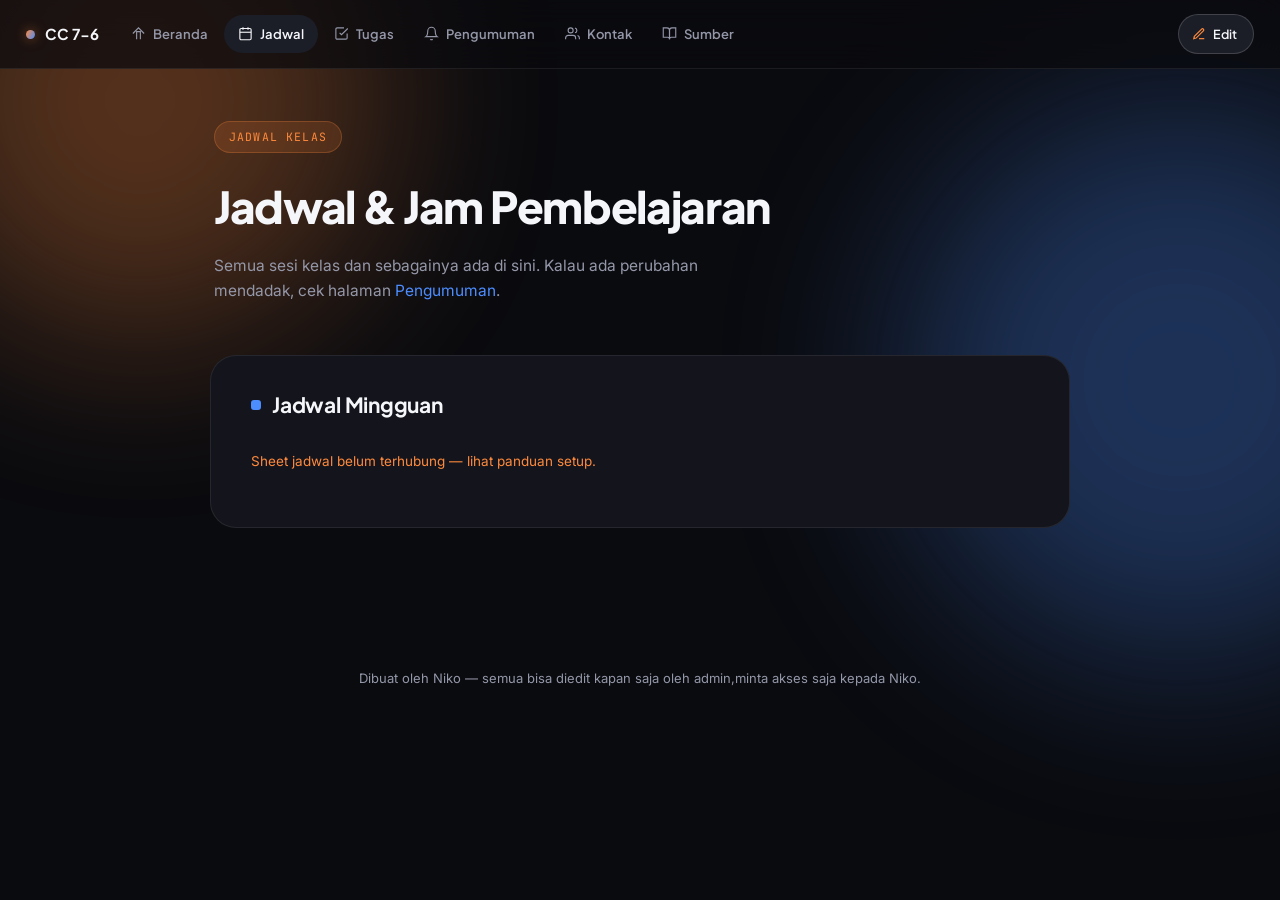
<file: InfoKelas76/jadwal.html>
<!DOCTYPE html>
<html lang="id">
<head>
<meta charset="UTF-8">
<meta name="viewport" content="width=device-width, initial-scale=1.0">
<title>Jadwal · 7-6 </title>
<link rel="preconnect" href="https://fonts.googleapis.com">
<link href="https://fonts.googleapis.com/css2?family=Plus+Jakarta+Sans:wght@500;600;700;800&family=Inter:wght@400;500;600&family=JetBrains+Mono:wght@500;600&display=swap" rel="stylesheet">
<link rel="stylesheet" href="styles.css">
</head>
<body>

<div class="ambient"><div class="blob orange"></div><div class="blob blue"></div></div>

<div class="topbar">
  <a href="index.html" class="brand"><span class="dot"></span>CC 7-6</a>
  <nav class="topnav">
    <a href="index.html"><svg viewBox="0 0 24 24"><path d="M3 12l9-9 9 9"/><path d="M9 21V9h6v12"/></svg>Beranda</a>
    <a href="jadwal.html" class="active"><svg viewBox="0 0 24 24"><rect x="3" y="4" width="18" height="18" rx="2"/><line x1="16" y1="2" x2="16" y2="6"/><line x1="8" y1="2" x2="8" y2="6"/><line x1="3" y1="10" x2="21" y2="10"/></svg>Jadwal</a>
    <a href="tugas.html"><svg viewBox="0 0 24 24"><polyline points="9 11 12 14 22 4"/><path d="M21 12v7a2 2 0 01-2 2H5a2 2 0 01-2-2V5a2 2 0 012-2h11"/></svg>Tugas</a>
    <a href="pengumuman.html"><svg viewBox="0 0 24 24"><path d="M18 8A6 6 0 006 8c0 7-3 9-3 9h18s-3-2-3-9"/><path d="M13.73 21a2 2 0 01-3.46 0"/></svg>Pengumuman</a>
    <a href="kontak.html"><svg viewBox="0 0 24 24"><path d="M17 21v-2a4 4 0 00-4-4H5a4 4 0 00-4 4v2"/><circle cx="9" cy="7" r="4"/><path d="M23 21v-2a4 4 0 00-3-3.87"/><path d="M16 3.13a4 4 0 010 7.75"/></svg>Kontak</a>
    <a href="sumber.html"><svg viewBox="0 0 24 24"><path d="M2 3h6a4 4 0 014 4v14a3 3 0 00-3-3H2z"/><path d="M22 3h-6a4 4 0 00-4 4v14a3 3 0 013-3h7z"/></svg>Sumber</a>
  </nav>
  <a href="#" class="edit-btn"><svg viewBox="0 0 24 24"><path d="M12 20h9"/><path d="M16.5 3.5a2.121 2.121 0 013 3L7 19l-4 1 1-4z"/></svg>Edit</a>
</div>

<div class="page-head" data-reveal>
  <span class="eyebrow">Jadwal Kelas</span>
  <h1>Jadwal & Jam Pembelajaran</h1>
  <p>Semua sesi kelas dan sebagainya ada di sini. Kalau ada perubahan mendadak, cek halaman <a href="pengumuman.html" style="color:var(--blue);text-decoration:none;">Pengumuman</a>.</p>
</div>

<main>
  <section data-reveal>
    <div class="kicker"><div class="left"><span class="swatch blue"></span><h2>Jadwal Mingguan</h2></div></div>
    <div id="schedule-list"><p class="state-msg">Memuat jadwal…</p></div>
  </section>
</main>

<footer>Dibuat oleh Niko — semua bisa diedit kapan saja oleh admin,minta akses saja kepada Niko.</footer>

<script src="script.js"></script>
<script>
  fetchSheet(SCHEDULE_CSV_URL).then(rows => {
    const el = document.getElementById('schedule-list');
    if(!rows.length){ el.innerHTML = '<p class="state-msg">Belum ada jadwal yang ditambahkan.</p>'; return; }
    el.innerHTML = rows.map((r, i) => `
      <div class="sked-row" style="animation-delay:${i * 0.05}s">
        <div class="day">${escapeHtml(r.Day || '')}</div>
        <div>${escapeHtml(r.Info || '')}</div>
      </div>
    `).join('');
  }).catch(() => {
    document.getElementById('schedule-list').innerHTML =
      '<p class="state-msg error">Sheet jadwal belum terhubung — lihat panduan setup.</p>';
  });
</script>

</body>
</html>
</file>
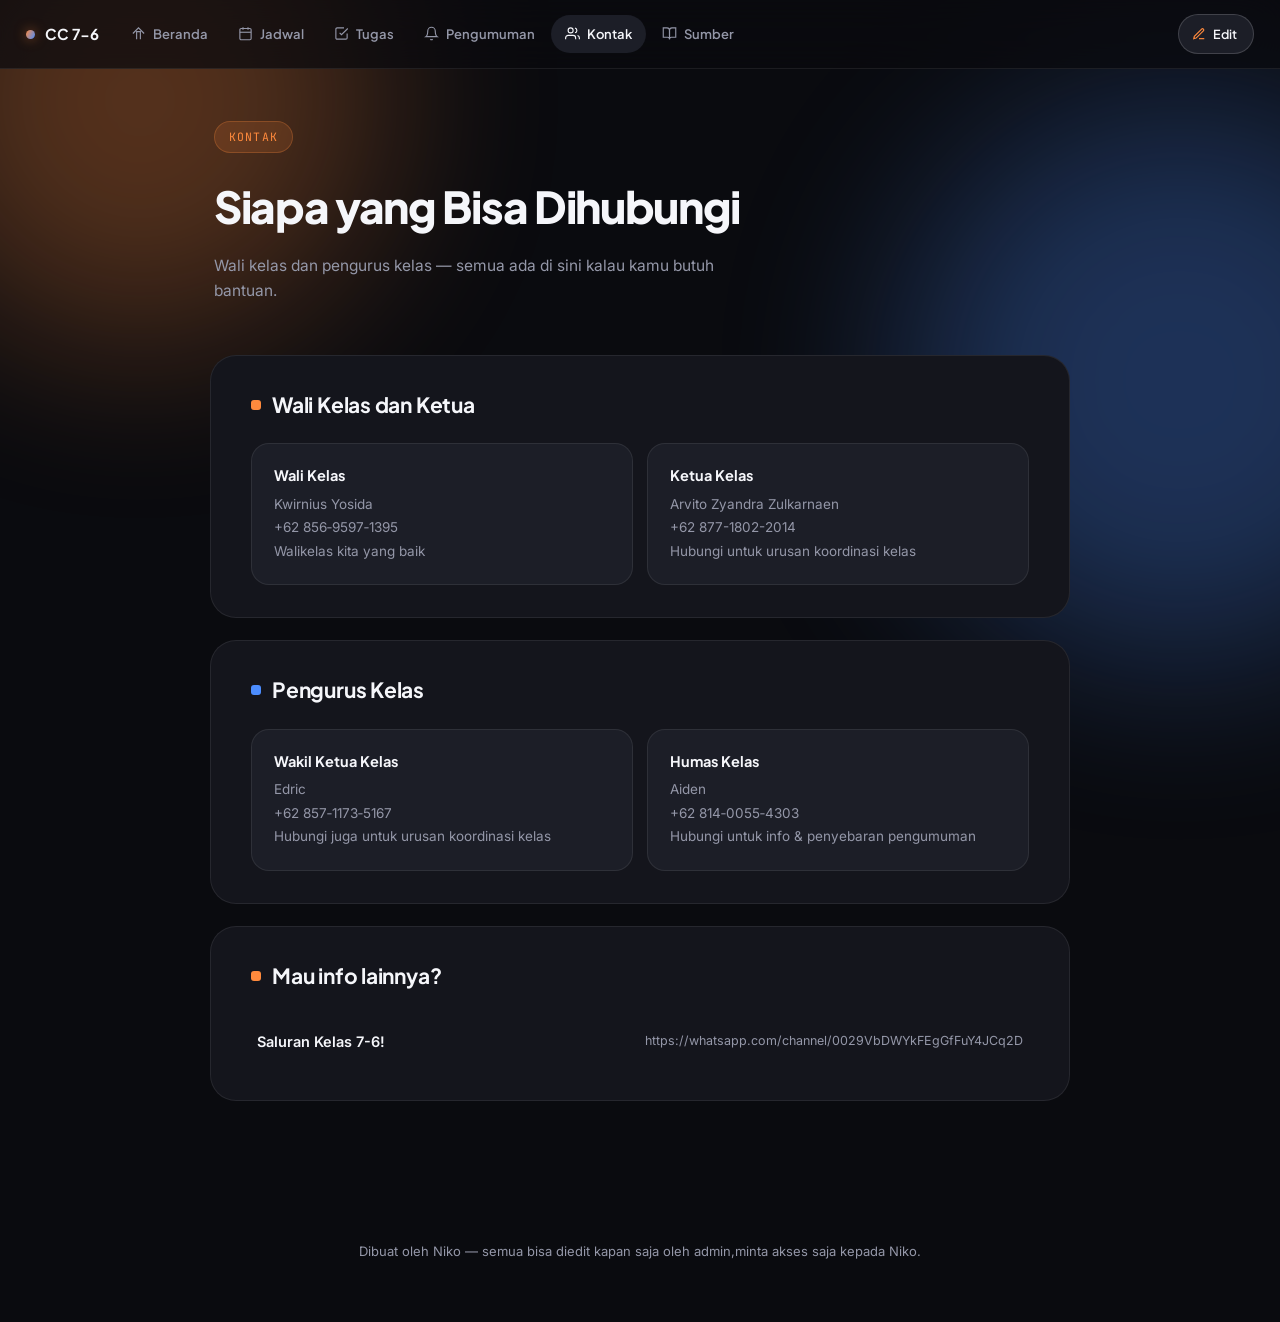
<file: InfoKelas76/kontak.html>
<!DOCTYPE html>
<html lang="id">
<head>
<meta charset="UTF-8">
<meta name="viewport" content="width=device-width, initial-scale=1.0">
<title>Kontak · 7-6</title>
<link rel="preconnect" href="https://fonts.googleapis.com">
<link href="https://fonts.googleapis.com/css2?family=Plus+Jakarta+Sans:wght@500;600;700;800&family=Inter:wght@400;500;600&family=JetBrains+Mono:wght@500;600&display=swap" rel="stylesheet">
<link rel="stylesheet" href="styles.css">
</head>
<body>

<div class="ambient"><div class="blob orange"></div><div class="blob blue"></div></div>

<div class="topbar">
  <a href="index.html" class="brand"><span class="dot"></span>CC 7-6</a>
  <nav class="topnav">
    <a href="index.html"><svg viewBox="0 0 24 24"><path d="M3 12l9-9 9 9"/><path d="M9 21V9h6v12"/></svg>Beranda</a>
    <a href="jadwal.html"><svg viewBox="0 0 24 24"><rect x="3" y="4" width="18" height="18" rx="2"/><line x1="16" y1="2" x2="16" y2="6"/><line x1="8" y1="2" x2="8" y2="6"/><line x1="3" y1="10" x2="21" y2="10"/></svg>Jadwal</a>
    <a href="tugas.html"><svg viewBox="0 0 24 24"><polyline points="9 11 12 14 22 4"/><path d="M21 12v7a2 2 0 01-2 2H5a2 2 0 01-2-2V5a2 2 0 012-2h11"/></svg>Tugas</a>
    <a href="pengumuman.html"><svg viewBox="0 0 24 24"><path d="M18 8A6 6 0 006 8c0 7-3 9-3 9h18s-3-2-3-9"/><path d="M13.73 21a2 2 0 01-3.46 0"/></svg>Pengumuman</a>
    <a href="kontak.html" class="active"><svg viewBox="0 0 24 24"><path d="M17 21v-2a4 4 0 00-4-4H5a4 4 0 00-4 4v2"/><circle cx="9" cy="7" r="4"/><path d="M23 21v-2a4 4 0 00-3-3.87"/><path d="M16 3.13a4 4 0 010 7.75"/></svg>Kontak</a>
    <a href="sumber.html"><svg viewBox="0 0 24 24"><path d="M2 3h6a4 4 0 014 4v14a3 3 0 00-3-3H2z"/><path d="M22 3h-6a4 4 0 00-4 4v14a3 3 0 013-3h7z"/></svg>Sumber</a>
  </nav>
  <a href="#" class="edit-btn"><svg viewBox="0 0 24 24"><path d="M12 20h9"/><path d="M16.5 3.5a2.121 2.121 0 013 3L7 19l-4 1 1-4z"/></svg>Edit</a>
</div>

<div class="page-head" data-reveal>
  <span class="eyebrow">Kontak</span>
  <h1>Siapa yang Bisa Dihubungi</h1>
  <p>Wali kelas dan pengurus kelas — semua ada di sini kalau kamu butuh bantuan.</p>
</div>

<main>
  <section data-reveal>
    <div class="kicker"><div class="left"><span class="swatch orange"></span><h2>Wali Kelas dan Ketua</h2></div></div>
    <div class="contact-grid">
      <div class="contact-card">
        <h3>Wali Kelas</h3>
        <p>Kwirnius Yosida</p>
        <p><a>‪+62 856‑9597‑1395‬</a></p>
        <p>Walikelas kita yang baik</p>
      </div>
      <div class="contact-card">
        <h3>Ketua Kelas</h3>
        <p>Arvito Zyandra Zulkarnaen</p>
        <p><a>+62 877-1802-2014</a></p>
        <p>Hubungi untuk urusan koordinasi kelas</p>
      </div>
    </div>
  </section>

  <section data-reveal>
    <div class="kicker"><div class="left"><span class="swatch blue"></span><h2>Pengurus Kelas</h2></div></div>
    <div class="contact-grid">
      <div class="contact-card">
        <h3>Wakil Ketua Kelas</h3>
        <p>Edric</p>
        <p><a>‪+62 857‑1173‑5167‬</a></p>
        <p>Hubungi juga untuk urusan koordinasi kelas</p>
      </div>
      <div class="contact-card">
        <h3>Humas Kelas</h3>
        <p>Aiden</p>
        <p><a>‪+62 814‑0055‑4303‬</a></p>
        <p>Hubungi untuk info & penyebaran pengumuman</p>
      </div>
    </div>
  </section>

  <section data-reveal>
    <div class="kicker"><div class="left"><span class="swatch orange"></span><h2>Mau info lainnya?</h2></div></div>
    <ul class="resource-list">
      <li><a href="#">Saluran Kelas 7-6!</a><span>‎https://whatsapp.com/channel/0029VbDWYkFEgGfFuY4JCq2D</span></li>
    </ul>
  </section>
</main>

<footer>Dibuat oleh Niko — semua bisa diedit kapan saja oleh admin,minta akses saja kepada Niko.</footer>

<script src="script.js"></script>
</body>
</html>
</file>
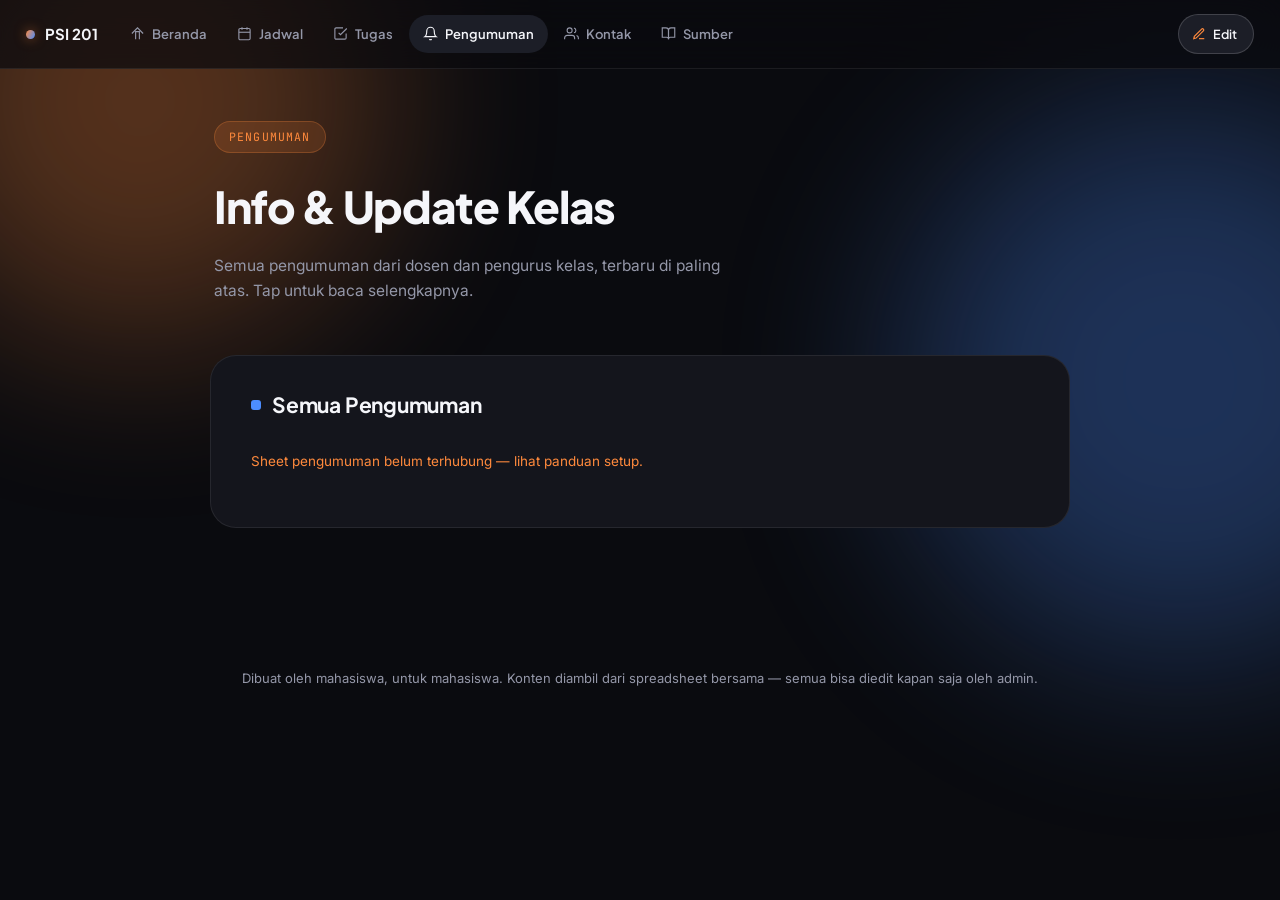
<file: InfoKelas76/pengumuman.html>
<!DOCTYPE html>
<html lang="id">
<head>
<meta charset="UTF-8">
<meta name="viewport" content="width=device-width, initial-scale=1.0">
<title>Pengumuman · PSI 201</title>
<link rel="preconnect" href="https://fonts.googleapis.com">
<link href="https://fonts.googleapis.com/css2?family=Plus+Jakarta+Sans:wght@500;600;700;800&family=Inter:wght@400;500;600&family=JetBrains+Mono:wght@500;600&display=swap" rel="stylesheet">
<link rel="stylesheet" href="styles.css">
</head>
<body>

<div class="ambient"><div class="blob orange"></div><div class="blob blue"></div></div>

<div class="topbar">
  <a href="index.html" class="brand"><span class="dot"></span>PSI 201</a>
  <nav class="topnav">
    <a href="index.html"><svg viewBox="0 0 24 24"><path d="M3 12l9-9 9 9"/><path d="M9 21V9h6v12"/></svg>Beranda</a>
    <a href="jadwal.html"><svg viewBox="0 0 24 24"><rect x="3" y="4" width="18" height="18" rx="2"/><line x1="16" y1="2" x2="16" y2="6"/><line x1="8" y1="2" x2="8" y2="6"/><line x1="3" y1="10" x2="21" y2="10"/></svg>Jadwal</a>
    <a href="tugas.html"><svg viewBox="0 0 24 24"><polyline points="9 11 12 14 22 4"/><path d="M21 12v7a2 2 0 01-2 2H5a2 2 0 01-2-2V5a2 2 0 012-2h11"/></svg>Tugas</a>
    <a href="pengumuman.html" class="active"><svg viewBox="0 0 24 24"><path d="M18 8A6 6 0 006 8c0 7-3 9-3 9h18s-3-2-3-9"/><path d="M13.73 21a2 2 0 01-3.46 0"/></svg>Pengumuman</a>
    <a href="kontak.html"><svg viewBox="0 0 24 24"><path d="M17 21v-2a4 4 0 00-4-4H5a4 4 0 00-4 4v2"/><circle cx="9" cy="7" r="4"/><path d="M23 21v-2a4 4 0 00-3-3.87"/><path d="M16 3.13a4 4 0 010 7.75"/></svg>Kontak</a>
    <a href="sumber.html"><svg viewBox="0 0 24 24"><path d="M2 3h6a4 4 0 014 4v14a3 3 0 00-3-3H2z"/><path d="M22 3h-6a4 4 0 00-4 4v14a3 3 0 013-3h7z"/></svg>Sumber</a>
  </nav>
  <a href="#" class="edit-btn"><svg viewBox="0 0 24 24"><path d="M12 20h9"/><path d="M16.5 3.5a2.121 2.121 0 013 3L7 19l-4 1 1-4z"/></svg>Edit</a>
</div>

<div class="page-head" data-reveal>
  <span class="eyebrow">Pengumuman</span>
  <h1>Info & Update Kelas</h1>
  <p>Semua pengumuman dari dosen dan pengurus kelas, terbaru di paling atas. Tap untuk baca selengkapnya.</p>
</div>

<main>
  <section data-reveal>
    <div class="kicker"><div class="left"><span class="swatch blue"></span><h2>Semua Pengumuman</h2></div></div>
    <div id="announcements-list"><p class="state-msg">Memuat pengumuman…</p></div>
  </section>
</main>

<footer>Dibuat oleh mahasiswa, untuk mahasiswa. Konten diambil dari spreadsheet bersama — semua bisa diedit kapan saja oleh admin.</footer>

<div class="modal-overlay" id="modal-overlay">
  <div class="modal">
    <button class="modal-close" id="modal-close" aria-label="Tutup">✕</button>
    <span class="modal-tag" id="modal-tag"></span>
    <h3 id="modal-title"></h3>
    <p id="modal-body"></p>
  </div>
</div>

<script src="script.js"></script>
<script>
  fetchSheet(ANNOUNCEMENTS_CSV_URL).then(rows => {
    const el = document.getElementById('announcements-list');
    if(!rows.length){ el.innerHTML = '<p class="state-msg">Belum ada pengumuman.</p>'; return; }
    const ordered = rows.slice().reverse();
    el.innerHTML = ordered.map((r, i) => {
      const id = registerModal('blue', 'Diposting ' + (r.DatePosted || ''), r.ShortText || '', r.FullDetails || '');
      return `<div class="announcement" data-modal="${id}" style="animation-delay:${i * 0.05}s">
        <span class="date mono">${escapeHtml(r.DatePosted || '')}</span>
        <p>${escapeHtml(r.ShortText || '')}</p>
      </div>`;
    }).join('');
    attachModalHandlers();
  }).catch(() => {
    document.getElementById('announcements-list').innerHTML =
      '<p class="state-msg error">Sheet pengumuman belum terhubung — lihat panduan setup.</p>';
  });
</script>

</body>
</html>
</file>
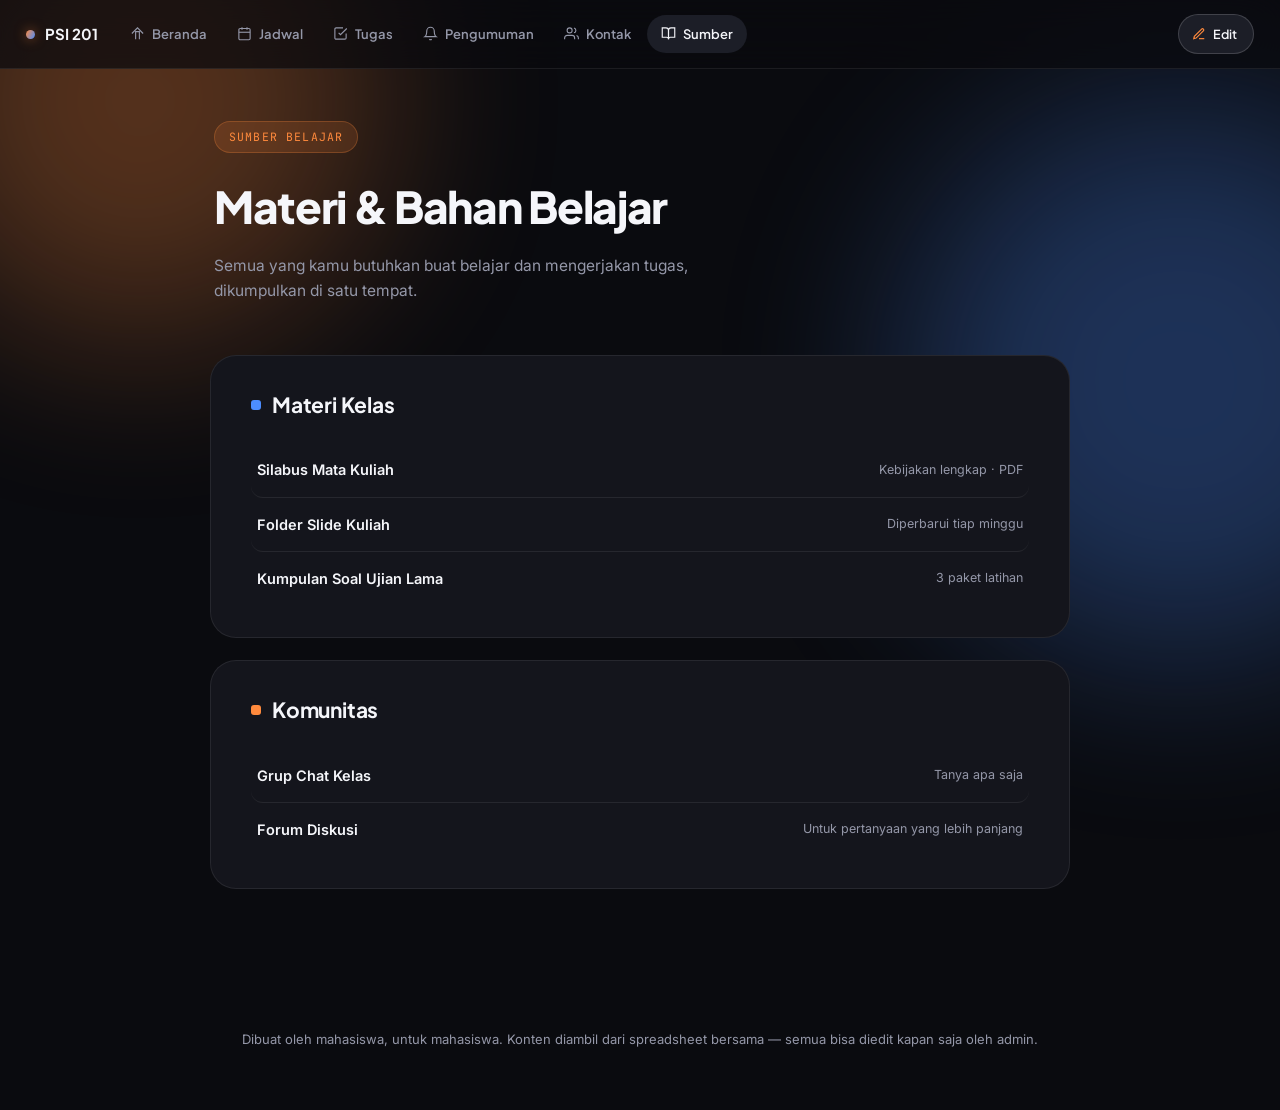
<file: InfoKelas76/sumber.html>
<!DOCTYPE html>
<html lang="id">
<head>
<meta charset="UTF-8">
<meta name="viewport" content="width=device-width, initial-scale=1.0">
<title>Sumber Belajar · PSI 201</title>
<link rel="preconnect" href="https://fonts.googleapis.com">
<link href="https://fonts.googleapis.com/css2?family=Plus+Jakarta+Sans:wght@500;600;700;800&family=Inter:wght@400;500;600&family=JetBrains+Mono:wght@500;600&display=swap" rel="stylesheet">
<link rel="stylesheet" href="styles.css">
</head>
<body>

<div class="ambient"><div class="blob orange"></div><div class="blob blue"></div></div>

<div class="topbar">
  <a href="index.html" class="brand"><span class="dot"></span>PSI 201</a>
  <nav class="topnav">
    <a href="index.html"><svg viewBox="0 0 24 24"><path d="M3 12l9-9 9 9"/><path d="M9 21V9h6v12"/></svg>Beranda</a>
    <a href="jadwal.html"><svg viewBox="0 0 24 24"><rect x="3" y="4" width="18" height="18" rx="2"/><line x1="16" y1="2" x2="16" y2="6"/><line x1="8" y1="2" x2="8" y2="6"/><line x1="3" y1="10" x2="21" y2="10"/></svg>Jadwal</a>
    <a href="tugas.html"><svg viewBox="0 0 24 24"><polyline points="9 11 12 14 22 4"/><path d="M21 12v7a2 2 0 01-2 2H5a2 2 0 01-2-2V5a2 2 0 012-2h11"/></svg>Tugas</a>
    <a href="pengumuman.html"><svg viewBox="0 0 24 24"><path d="M18 8A6 6 0 006 8c0 7-3 9-3 9h18s-3-2-3-9"/><path d="M13.73 21a2 2 0 01-3.46 0"/></svg>Pengumuman</a>
    <a href="kontak.html"><svg viewBox="0 0 24 24"><path d="M17 21v-2a4 4 0 00-4-4H5a4 4 0 00-4 4v2"/><circle cx="9" cy="7" r="4"/><path d="M23 21v-2a4 4 0 00-3-3.87"/><path d="M16 3.13a4 4 0 010 7.75"/></svg>Kontak</a>
    <a href="sumber.html" class="active"><svg viewBox="0 0 24 24"><path d="M2 3h6a4 4 0 014 4v14a3 3 0 00-3-3H2z"/><path d="M22 3h-6a4 4 0 00-4 4v14a3 3 0 013-3h7z"/></svg>Sumber</a>
  </nav>
  <a href="#" class="edit-btn"><svg viewBox="0 0 24 24"><path d="M12 20h9"/><path d="M16.5 3.5a2.121 2.121 0 013 3L7 19l-4 1 1-4z"/></svg>Edit</a>
</div>

<div class="page-head" data-reveal>
  <span class="eyebrow">Sumber Belajar</span>
  <h1>Materi & Bahan Belajar</h1>
  <p>Semua yang kamu butuhkan buat belajar dan mengerjakan tugas, dikumpulkan di satu tempat.</p>
</div>

<main>
  <section data-reveal>
    <div class="kicker"><div class="left"><span class="swatch blue"></span><h2>Materi Kelas</h2></div></div>
    <ul class="resource-list">
      <li><a href="#">Silabus Mata Kuliah</a><span>Kebijakan lengkap · PDF</span></li>
      <li><a href="#">Folder Slide Kuliah</a><span>Diperbarui tiap minggu</span></li>
      <li><a href="#">Kumpulan Soal Ujian Lama</a><span>3 paket latihan</span></li>
    </ul>
  </section>

  <section data-reveal>
    <div class="kicker"><div class="left"><span class="swatch orange"></span><h2>Komunitas</h2></div></div>
    <ul class="resource-list">
      <li><a href="#">Grup Chat Kelas</a><span>Tanya apa saja</span></li>
      <li><a href="#">Forum Diskusi</a><span>Untuk pertanyaan yang lebih panjang</span></li>
    </ul>
  </section>
</main>

<footer>Dibuat oleh mahasiswa, untuk mahasiswa. Konten diambil dari spreadsheet bersama — semua bisa diedit kapan saja oleh admin.</footer>

<script src="script.js"></script>
</body>
</html>
</file>
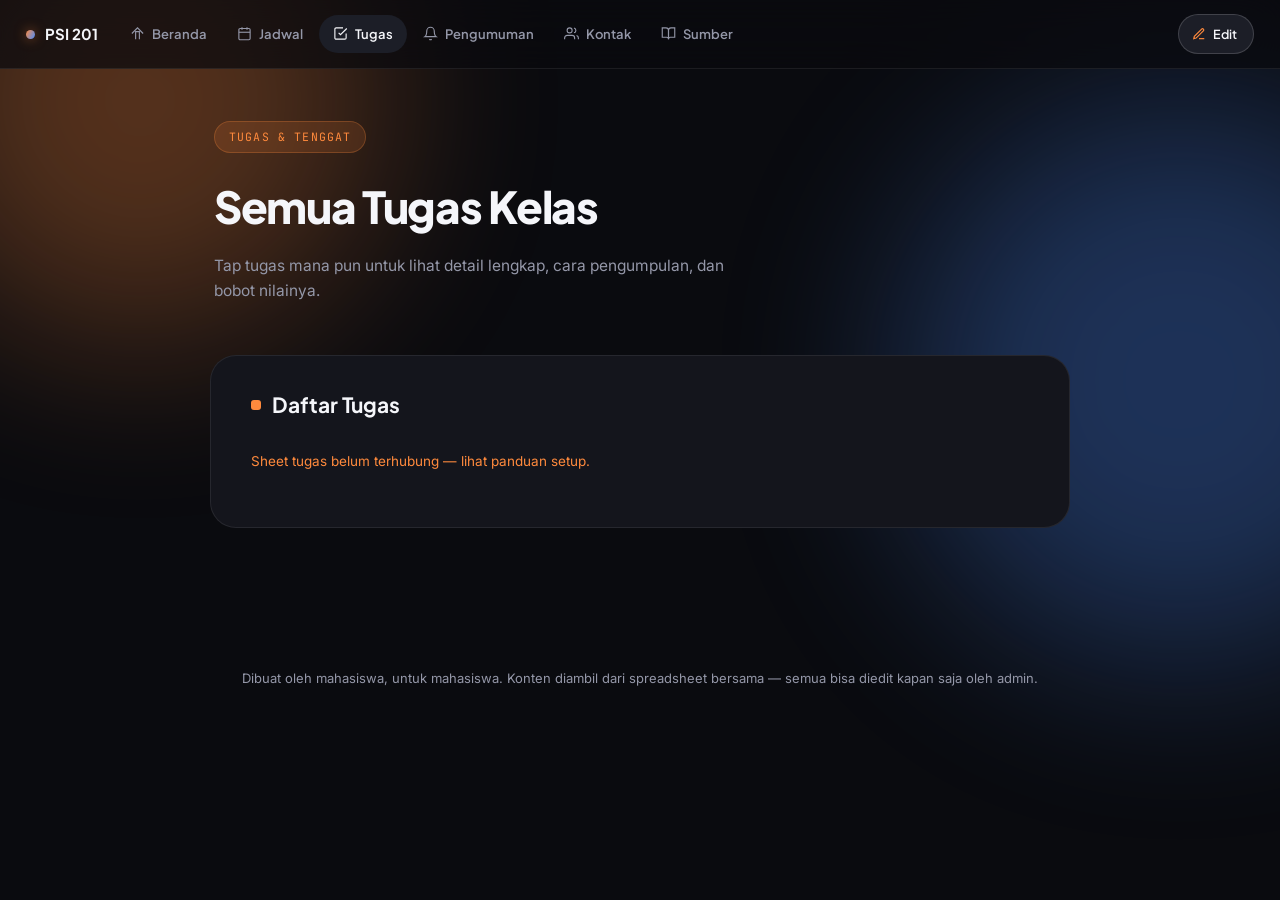
<file: InfoKelas76/tugas.html>
<!DOCTYPE html>
<html lang="id">
<head>
<meta charset="UTF-8">
<meta name="viewport" content="width=device-width, initial-scale=1.0">
<title>Tugas · PSI 201</title>
<link rel="preconnect" href="https://fonts.googleapis.com">
<link href="https://fonts.googleapis.com/css2?family=Plus+Jakarta+Sans:wght@500;600;700;800&family=Inter:wght@400;500;600&family=JetBrains+Mono:wght@500;600&display=swap" rel="stylesheet">
<link rel="stylesheet" href="styles.css">
</head>
<body>

<div class="ambient"><div class="blob orange"></div><div class="blob blue"></div></div>

<div class="topbar">
  <a href="index.html" class="brand"><span class="dot"></span>PSI 201</a>
  <nav class="topnav">
    <a href="index.html"><svg viewBox="0 0 24 24"><path d="M3 12l9-9 9 9"/><path d="M9 21V9h6v12"/></svg>Beranda</a>
    <a href="jadwal.html"><svg viewBox="0 0 24 24"><rect x="3" y="4" width="18" height="18" rx="2"/><line x1="16" y1="2" x2="16" y2="6"/><line x1="8" y1="2" x2="8" y2="6"/><line x1="3" y1="10" x2="21" y2="10"/></svg>Jadwal</a>
    <a href="tugas.html" class="active"><svg viewBox="0 0 24 24"><polyline points="9 11 12 14 22 4"/><path d="M21 12v7a2 2 0 01-2 2H5a2 2 0 01-2-2V5a2 2 0 012-2h11"/></svg>Tugas</a>
    <a href="pengumuman.html"><svg viewBox="0 0 24 24"><path d="M18 8A6 6 0 006 8c0 7-3 9-3 9h18s-3-2-3-9"/><path d="M13.73 21a2 2 0 01-3.46 0"/></svg>Pengumuman</a>
    <a href="kontak.html"><svg viewBox="0 0 24 24"><path d="M17 21v-2a4 4 0 00-4-4H5a4 4 0 00-4 4v2"/><circle cx="9" cy="7" r="4"/><path d="M23 21v-2a4 4 0 00-3-3.87"/><path d="M16 3.13a4 4 0 010 7.75"/></svg>Kontak</a>
    <a href="sumber.html"><svg viewBox="0 0 24 24"><path d="M2 3h6a4 4 0 014 4v14a3 3 0 00-3-3H2z"/><path d="M22 3h-6a4 4 0 00-4 4v14a3 3 0 013-3h7z"/></svg>Sumber</a>
  </nav>
  <a href="#" class="edit-btn"><svg viewBox="0 0 24 24"><path d="M12 20h9"/><path d="M16.5 3.5a2.121 2.121 0 013 3L7 19l-4 1 1-4z"/></svg>Edit</a>
</div>

<div class="page-head" data-reveal>
  <span class="eyebrow">Tugas & Tenggat</span>
  <h1>Semua Tugas Kelas</h1>
  <p>Tap tugas mana pun untuk lihat detail lengkap, cara pengumpulan, dan bobot nilainya.</p>
</div>

<main>
  <section data-reveal>
    <div class="kicker"><div class="left"><span class="swatch orange"></span><h2>Daftar Tugas</h2></div></div>
    <div id="assignments-list"><p class="state-msg">Memuat tugas…</p></div>
  </section>
</main>

<footer>Dibuat oleh mahasiswa, untuk mahasiswa. Konten diambil dari spreadsheet bersama — semua bisa diedit kapan saja oleh admin.</footer>

<div class="modal-overlay" id="modal-overlay">
  <div class="modal">
    <button class="modal-close" id="modal-close" aria-label="Tutup">✕</button>
    <span class="modal-tag" id="modal-tag"></span>
    <h3 id="modal-title"></h3>
    <p id="modal-body"></p>
  </div>
</div>

<script src="script.js"></script>
<script>
  fetchSheet(ASSIGNMENTS_CSV_URL).then(rows => {
    const el = document.getElementById('assignments-list');
    if(!rows.length){ el.innerHTML = '<p class="state-msg">Belum ada tugas yang ditambahkan.</p>'; return; }
    const upcoming = computeUpcoming(rows);
    const past = computePast(rows);

    function renderTicket(r, i, isPast){
      const id = registerModal('orange', (isPast ? 'Tenggat ' : 'Tenggat ') + (r.DueDateDisplay || ''), r.Name || '', r.FullDetails || '');
      return `<div class="ticket${isPast ? ' past' : ''}" data-modal="${id}" style="animation-delay:${i * 0.05}s">
        <span class="name">${escapeHtml(r.Name || '')}${r.ShortNote ? `<small>${escapeHtml(r.ShortNote)}</small>` : ''}</span>
        <span class="due mono">${escapeHtml(r.DueDateDisplay || '')}</span>
      </div>`;
    }

    let html = '';
    if(upcoming.length){
      html += '<div class="subhead">Akan Datang</div>';
      html += upcoming.map((r,i) => renderTicket(r, i, false)).join('');
    }
    if(past.length){
      html += '<div class="subhead">Sudah Lewat Tenggat</div>';
      html += past.map((r,i) => renderTicket(r, i, true)).join('');
    }
    if(!upcoming.length && !past.length){
      html = '<p class="state-msg">Tidak ada tugas dengan tanggal yang valid.</p>';
    }
    el.innerHTML = html;
    attachModalHandlers();
  }).catch(() => {
    document.getElementById('assignments-list').innerHTML =
      '<p class="state-msg error">Sheet tugas belum terhubung — lihat panduan setup.</p>';
  });
</script>

</body>
</html>
</file>
<file: styles.css>
:root{
  --bg:#0A0B0F;
  --surface:#14151C;
  --surface-2:#1C1E27;
  --surface-3:#252734;
  --line:rgba(255,255,255,0.08);
  --line-strong:rgba(255,255,255,0.16);
  --text:#F5F6FA;
  --muted:#9497A8;
  --blue:#4C8DFF;
  --blue-soft:rgba(76,141,255,0.14);
  --orange:#FF8A3D;
  --orange-soft:rgba(255,138,61,0.14);
  --gradient:linear-gradient(120deg,var(--orange),var(--blue));
  --ease:cubic-bezier(.16,1,.3,1);
}
*{box-sizing:border-box;}
html{scroll-behavior:smooth;}
body{
  margin:0; background:var(--bg); color:var(--text);
  font-family:'Inter',sans-serif; line-height:1.6;
  -webkit-font-smoothing:antialiased; overflow-x:hidden;
  animation:pageFade .6s var(--ease);
}
@keyframes pageFade{ from{ opacity:0; transform:translateY(8px); } to{ opacity:1; transform:translateY(0); } }
h1,h2,h3{ font-family:'Plus Jakarta Sans',sans-serif; margin:0; }
.mono{ font-family:'JetBrains Mono',monospace; }
a{ color:inherit; }

[data-reveal]{ opacity:0; transform:translateY(20px); transition:opacity .7s var(--ease), transform .7s var(--ease); }
[data-reveal].is-visible{ opacity:1; transform:translateY(0); }

/* ---------- Ambient background ---------- */
.ambient{ position:fixed; inset:0; z-index:-1; overflow:hidden; }
.blob{ position:absolute; border-radius:50%; filter:blur(95px); opacity:.3; }
.blob.orange{ width:480px;height:480px; background:var(--orange); top:-140px; left:-100px; animation:float1 20s ease-in-out infinite; }
.blob.blue{ width:560px;height:560px; background:var(--blue); top:100px; right:-180px; animation:float2 24s ease-in-out infinite; }
.blob.small{ width:260px;height:260px; background:var(--orange); bottom:-100px; left:35%; opacity:.14; animation:float1 26s ease-in-out infinite reverse; }
@keyframes float1{ 0%,100%{ transform:translate(0,0); } 50%{ transform:translate(50px,60px); } }
@keyframes float2{ 0%,100%{ transform:translate(0,0); } 50%{ transform:translate(-60px,-40px); } }

/* ---------- Topbar ---------- */
.topbar{
  position:sticky; top:0; z-index:60;
  display:flex; align-items:center; gap:18px;
  padding:14px 26px;
  background:rgba(10,11,15,0.72);
  backdrop-filter:blur(20px); -webkit-backdrop-filter:blur(20px);
  border-bottom:1px solid var(--line);
  flex-wrap:wrap;
}
.brand{ display:flex; align-items:center; gap:10px; font-family:'Plus Jakarta Sans',sans-serif; font-weight:700; font-size:15px; white-space:nowrap; text-decoration:none; color:var(--text); }
.brand .dot{ width:9px;height:9px;border-radius:50%; background:var(--gradient); flex-shrink:0; box-shadow:0 0 12px rgba(255,138,61,.5); }
.topnav{ display:flex; gap:2px; overflow-x:auto; flex:1; scrollbar-width:none; }
.topnav::-webkit-scrollbar{ display:none; }
.topnav a{
  text-decoration:none; display:flex; align-items:center; gap:7px;
  font-family:'Plus Jakarta Sans',sans-serif; font-weight:600; font-size:13px;
  color:var(--muted); padding:9px 14px; border-radius:999px; white-space:nowrap;
  transition:background .25s var(--ease), color .25s var(--ease);
}
.topnav a svg{ width:15px; height:15px; stroke:currentColor; fill:none; stroke-width:1.8; }
.topnav a:hover{ color:var(--text); }
.topnav a.active{ background:var(--surface-2); color:var(--text); }

.edit-btn{
  display:inline-flex; align-items:center; gap:7px;
  padding:9px 16px 9px 13px; border-radius:999px;
  background:var(--surface-2); border:1px solid var(--line-strong);
  color:var(--text); text-decoration:none;
  font-family:'Plus Jakarta Sans',sans-serif; font-weight:600; font-size:12.5px;
  white-space:nowrap; transition:transform .25s var(--ease), border-color .25s var(--ease), background .25s var(--ease);
}
.edit-btn svg{ width:14px; height:14px; stroke:var(--orange); fill:none; stroke-width:2; }
.edit-btn:hover{ transform:translateY(-1px); border-color:var(--orange); background:var(--surface-3); }

/* ---------- Page head ---------- */
.page-head{ max-width:900px; margin:0 auto; padding:52px 24px 6px; }
.page-head .eyebrow{
  display:inline-flex; align-items:center; gap:8px;
  font-family:'JetBrains Mono',monospace; font-size:11.5px; letter-spacing:.1em; text-transform:uppercase;
  color:var(--orange); background:var(--orange-soft); padding:6px 14px; border-radius:999px; margin-bottom:18px;
  border:1px solid rgba(255,138,61,0.25);
}
.page-head h1{ font-size:clamp(30px,5.5vw,44px); font-weight:800; letter-spacing:-0.03em; }
.page-head p{ color:var(--muted); margin-top:12px; max-width:520px; font-size:15.5px; }

/* ---------- Hero (Beranda) ---------- */
.hero{ max-width:960px; margin:0 auto; padding:80px 24px 30px; text-align:center; }
.hero .eyebrow{
  display:inline-flex; align-items:center; gap:8px;
  font-family:'JetBrains Mono',monospace; font-size:12px; letter-spacing:.1em; text-transform:uppercase;
  color:var(--orange); background:var(--orange-soft); padding:7px 16px; border-radius:999px; margin-bottom:26px;
  border:1px solid rgba(255,138,61,0.25);
}
.hero .eyebrow .pulse{ width:6px;height:6px;border-radius:50%; background:var(--orange); animation:pulse 2s ease-in-out infinite; }
@keyframes pulse{ 0%,100%{ opacity:1; box-shadow:0 0 0 0 rgba(255,138,61,.5); } 50%{ opacity:.5; box-shadow:0 0 0 6px rgba(255,138,61,0); } }
.hero h1{ font-size:clamp(38px,7vw,60px); font-weight:800; letter-spacing:-0.035em; background:var(--gradient); -webkit-background-clip:text; background-clip:text; color:transparent; line-height:1.06; }
.hero p{ max-width:480px; margin:18px auto 0; color:var(--muted); font-size:16.5px; }

.countdown{ display:inline-flex; align-items:center; gap:20px; margin-top:36px; background:var(--surface); padding:2px; border-radius:22px; position:relative; }
.countdown::before{ content:''; position:absolute; inset:0; border-radius:22px; padding:1px; background:var(--gradient); -webkit-mask:linear-gradient(#fff 0 0) content-box, linear-gradient(#fff 0 0); -webkit-mask-composite:xor; mask-composite:exclude; opacity:.6; }
.countdown-inner{ display:flex; align-items:center; gap:20px; background:var(--surface); border-radius:20px; padding:16px 26px; position:relative; }
.countdown .label{ text-align:left; }
.countdown .label .tag{ font-family:'JetBrains Mono',monospace; font-size:11px; letter-spacing:.08em; color:var(--orange); text-transform:uppercase; display:block; margin-bottom:4px; }
.countdown .label .what{ font-size:14.5px; font-weight:600; color:var(--text); }
.countdown .timer{ font-family:'JetBrains Mono',monospace; font-size:25px; font-weight:600; letter-spacing:-0.01em; white-space:nowrap; background:var(--gradient); -webkit-background-clip:text; background-clip:text; color:transparent; }
@media (max-width:480px){ .countdown-inner{ flex-direction:column; gap:8px; padding:16px 20px; } }

main{ max-width:900px; margin:0 auto; padding:8px 20px 100px; }

/* ---------- Quick access grid ---------- */
.quick-grid{ display:grid; grid-template-columns:repeat(auto-fit,minmax(150px,1fr)); gap:14px; margin-top:36px; }
.quick-card{
  background:var(--surface); border:1px solid var(--line); border-radius:20px; padding:22px 20px;
  text-decoration:none; color:var(--text); display:flex; flex-direction:column; gap:14px;
  transition:transform .3s var(--ease), border-color .3s var(--ease), box-shadow .3s var(--ease);
}
.quick-card:hover{ transform:translateY(-4px); border-color:rgba(76,141,255,.4); box-shadow:0 18px 34px -18px rgba(76,141,255,.35); }
.quick-card .icon-wrap{ width:38px;height:38px;border-radius:12px; display:flex; align-items:center; justify-content:center; background:var(--blue-soft); }
.quick-card:nth-child(odd) .icon-wrap{ background:var(--orange-soft); }
.quick-card:nth-child(odd) .icon-wrap svg{ stroke:var(--orange); }
.quick-card .icon-wrap svg{ width:19px;height:19px; stroke:var(--blue); fill:none; stroke-width:1.8; }
.quick-card .title{ font-weight:700; font-size:14.5px; }
.quick-card .sub{ font-size:12.5px; color:var(--muted); margin-top:-8px; }

/* ---------- Two-column preview (Beranda) ---------- */
.preview-grid{ display:grid; grid-template-columns:1fr 1fr; gap:20px; margin-top:16px; }
@media (max-width:760px){ .preview-grid{ grid-template-columns:1fr; } }

section, .panel{ background:var(--surface); border:1px solid var(--line); border-radius:26px; padding:32px clamp(20px,4vw,40px); margin-top:22px; }
section .kicker, .panel .kicker{ display:flex; align-items:center; justify-content:space-between; gap:11px; margin-bottom:22px; }
section .kicker .left, .panel .kicker .left{ display:flex; align-items:center; gap:11px; }
section .kicker .swatch, .panel .kicker .swatch{ width:10px;height:10px;border-radius:3px; }
section h2, .panel h2{ font-size:21px; font-weight:700; letter-spacing:-0.01em; }
.see-all{ font-size:12.5px; font-weight:600; color:var(--blue); text-decoration:none; white-space:nowrap; }
.see-all:hover{ text-decoration:underline; }
.swatch.blue{ background:var(--blue); } .swatch.orange{ background:var(--orange); }

.hint{ font-size:12px; color:var(--muted); margin:-14px 0 20px; }
.state-msg{ font-size:13.5px; color:var(--muted); padding:8px 0; }
.state-msg.error{ color:var(--orange); }
.subhead{ font-size:12.5px; font-weight:700; text-transform:uppercase; letter-spacing:.06em; color:var(--muted); margin:22px 0 12px; }
.subhead:first-child{ margin-top:0; }

/* ---------- Schedule rows ---------- */
.sked-row{ display:grid; grid-template-columns:100px 1fr; gap:16px; padding:15px 0; border-bottom:1px solid var(--line); font-size:15px; opacity:0; animation:rowIn .5s var(--ease) forwards; }
@keyframes rowIn{ from{ opacity:0; transform:translateX(-8px);} to{ opacity:1; transform:translateX(0);} }
.sked-row:last-child{ border-bottom:none; }
.sked-row .day{ font-family:'JetBrains Mono',monospace; font-weight:600; font-size:12px; color:var(--blue); background:var(--blue-soft); padding:5px 0; border-radius:7px; text-align:center; height:fit-content; }

/* ---------- Clickable cards ---------- */
.ticket, .announcement{ cursor:pointer; transition:transform .25s var(--ease), border-color .25s var(--ease), box-shadow .25s var(--ease); opacity:0; animation:rowIn .5s var(--ease) forwards; }
.ticket{ display:flex; justify-content:space-between; align-items:center; gap:16px; background:var(--surface-2); border:1px solid transparent; border-radius:16px; padding:18px 22px; margin-bottom:12px; }
.ticket:hover{ transform:translateY(-3px); border-color:rgba(255,138,61,.4); box-shadow:0 16px 32px -18px rgba(255,138,61,.4); }
.ticket:last-child{ margin-bottom:0; }
.ticket .name{ font-weight:600; font-size:15px; }
.ticket .name small{ display:block; color:var(--muted); font-weight:400; font-size:12.5px; margin-top:3px; }
.ticket .due{ font-family:'JetBrains Mono',monospace; font-size:12.5px; background:var(--orange-soft); color:var(--orange); padding:7px 13px; border-radius:999px; white-space:nowrap; font-weight:600; }
.ticket.past .due{ background:var(--surface-3); color:var(--muted); }
.ticket.past{ opacity:.6 !important; }
.ticket.past:hover{ opacity:1 !important; }

.announcement{ display:flex; gap:16px; padding:18px 20px; border-radius:16px; border:1px solid transparent; margin-bottom:10px; background:var(--surface-2); }
.announcement:last-child{ margin-bottom:0; }
.announcement:hover{ transform:translateY(-3px); border-color:rgba(76,141,255,.4); box-shadow:0 16px 32px -18px rgba(76,141,255,.4); }
.announcement .date{ font-family:'JetBrains Mono',monospace; font-size:12px; color:var(--blue); background:var(--blue-soft); padding:6px 11px; border-radius:8px; height:fit-content; white-space:nowrap; }
.announcement p{ margin:0; font-size:14.5px; }

/* ---------- Contact cards ---------- */
.contact-grid{ display:grid; grid-template-columns:1fr 1fr; gap:14px; }
@media (max-width:520px){ .contact-grid{ grid-template-columns:1fr; } }
.contact-card{ border:1px solid var(--line); border-radius:18px; padding:20px 22px; background:var(--surface-2); transition:border-color .25s var(--ease), transform .25s var(--ease); }
.contact-card:hover{ border-color:rgba(255,138,61,.35); transform:translateY(-3px); }
.contact-card h3{ font-size:14.5px; margin-bottom:6px; }
.contact-card p{ margin:2px 0; font-size:13.5px; color:var(--muted); }
.contact-card a.link{ color:var(--blue); text-decoration:none; font-weight:500; }
.contact-card a.link:hover{ text-decoration:underline; }

/* ---------- Resource list ---------- */
.resource-list{ list-style:none; margin:0; padding:0; }
.resource-list li{ padding:15px 6px; border-bottom:1px solid var(--line); display:flex; justify-content:space-between; align-items:center; gap:12px; border-radius:12px; transition:background .25s var(--ease), padding-left .25s var(--ease); }
.resource-list li:hover{ background:var(--surface-2); padding-left:14px; }
.resource-list li:last-child{ border-bottom:none; }
.resource-list a{ color:var(--text); font-weight:600; text-decoration:none; font-size:14.5px; }
.resource-list a:hover{ color:var(--blue); }
.resource-list span{ font-size:12.5px; color:var(--muted); }

footer{ text-align:center; padding:40px 20px 60px; font-size:13px; color:var(--muted); }

a:focus-visible, button:focus-visible{ outline:2px solid var(--blue); outline-offset:3px; }

/* ---------- Modal ---------- */
.modal-overlay{ position:fixed; inset:0; z-index:100; background:rgba(6,7,10,0.72); backdrop-filter:blur(7px); -webkit-backdrop-filter:blur(7px); display:flex; align-items:center; justify-content:center; padding:24px; opacity:0; pointer-events:none; transition:opacity .3s var(--ease); }
.modal-overlay.open{ opacity:1; pointer-events:auto; }
.modal{ background:var(--surface-2); border:1px solid var(--line-strong); border-radius:24px; max-width:460px; width:100%; padding:32px; transform:translateY(18px) scale(.96); opacity:0; transition:transform .35s var(--ease), opacity .35s var(--ease); position:relative; }
.modal-overlay.open .modal{ transform:translateY(0) scale(1); opacity:1; }
.modal-close{ position:absolute; top:18px; right:18px; width:32px; height:32px; border-radius:50%; background:rgba(255,255,255,0.06); border:none; color:var(--muted); font-size:16px; cursor:pointer; display:flex; align-items:center; justify-content:center; transition:background .2s var(--ease), color .2s var(--ease); }
.modal-close:hover{ background:rgba(255,255,255,0.12); color:var(--text); }
.modal .modal-tag{ font-family:'JetBrains Mono',monospace; font-size:11.5px; letter-spacing:.06em; padding:6px 12px; border-radius:999px; display:inline-block; margin-bottom:16px; font-weight:600; }
.modal .modal-tag.orange{ color:var(--orange); background:var(--orange-soft); }
.modal .modal-tag.blue{ color:var(--blue); background:var(--blue-soft); }
.modal h3{ font-size:20px; font-weight:700; margin-bottom:12px; padding-right:24px; }
.modal p{ font-size:14.5px; color:var(--muted); margin:0; white-space:pre-wrap; }

@media (prefers-reduced-motion: reduce){
  html{ scroll-behavior:auto; }
  body{ animation:none; }
  [data-reveal]{ opacity:1; transform:none; transition:none; }
  .ticket, .announcement, .sked-row{ opacity:1; animation:none; }
  .hero .eyebrow .pulse{ animation:none; }
  .blob{ animation:none; }
  .modal, .modal-overlay{ transition:none; }
}
</file>
<file: InfoKelas76/styles.css>
:root{
  --bg:#0A0B0F;
  --surface:#14151C;
  --surface-2:#1C1E27;
  --surface-3:#252734;
  --line:rgba(255,255,255,0.08);
  --line-strong:rgba(255,255,255,0.16);
  --text:#F5F6FA;
  --muted:#9497A8;
  --blue:#4C8DFF;
  --blue-soft:rgba(76,141,255,0.14);
  --orange:#FF8A3D;
  --orange-soft:rgba(255,138,61,0.14);
  --gradient:linear-gradient(120deg,var(--orange),var(--blue));
  --ease:cubic-bezier(.16,1,.3,1);
}
*{box-sizing:border-box;}
html{scroll-behavior:smooth;}
body{
  margin:0; background:var(--bg); color:var(--text);
  font-family:'Inter',sans-serif; line-height:1.6;
  -webkit-font-smoothing:antialiased; overflow-x:hidden;
  animation:pageFade .6s var(--ease);
}
@keyframes pageFade{ from{ opacity:0; transform:translateY(8px); } to{ opacity:1; transform:translateY(0); } }
h1,h2,h3{ font-family:'Plus Jakarta Sans',sans-serif; margin:0; }
.mono{ font-family:'JetBrains Mono',monospace; }
a{ color:inherit; }

[data-reveal]{ opacity:0; transform:translateY(20px); transition:opacity .7s var(--ease), transform .7s var(--ease); }
[data-reveal].is-visible{ opacity:1; transform:translateY(0); }

/* ---------- Ambient background ---------- */
.ambient{ position:fixed; inset:0; z-index:-1; overflow:hidden; }
.blob{ position:absolute; border-radius:50%; filter:blur(95px); opacity:.3; }
.blob.orange{ width:480px;height:480px; background:var(--orange); top:-140px; left:-100px; animation:float1 20s ease-in-out infinite; }
.blob.blue{ width:560px;height:560px; background:var(--blue); top:100px; right:-180px; animation:float2 24s ease-in-out infinite; }
.blob.small{ width:260px;height:260px; background:var(--orange); bottom:-100px; left:35%; opacity:.14; animation:float1 26s ease-in-out infinite reverse; }
@keyframes float1{ 0%,100%{ transform:translate(0,0); } 50%{ transform:translate(50px,60px); } }
@keyframes float2{ 0%,100%{ transform:translate(0,0); } 50%{ transform:translate(-60px,-40px); } }

/* ---------- Topbar ---------- */
.topbar{
  position:sticky; top:0; z-index:60;
  display:flex; align-items:center; gap:18px;
  padding:14px 26px;
  background:rgba(10,11,15,0.72);
  backdrop-filter:blur(20px); -webkit-backdrop-filter:blur(20px);
  border-bottom:1px solid var(--line);
  flex-wrap:wrap;
}
.brand{ display:flex; align-items:center; gap:10px; font-family:'Plus Jakarta Sans',sans-serif; font-weight:700; font-size:15px; white-space:nowrap; text-decoration:none; color:var(--text); }
.brand .dot{ width:9px;height:9px;border-radius:50%; background:var(--gradient); flex-shrink:0; box-shadow:0 0 12px rgba(255,138,61,.5); }
.topnav{ display:flex; gap:2px; overflow-x:auto; flex:1; scrollbar-width:none; }
.topnav::-webkit-scrollbar{ display:none; }
.topnav a{
  text-decoration:none; display:flex; align-items:center; gap:7px;
  font-family:'Plus Jakarta Sans',sans-serif; font-weight:600; font-size:13px;
  color:var(--muted); padding:9px 14px; border-radius:999px; white-space:nowrap;
  transition:background .25s var(--ease), color .25s var(--ease);
}
.topnav a svg{ width:15px; height:15px; stroke:currentColor; fill:none; stroke-width:1.8; }
.topnav a:hover{ color:var(--text); }
.topnav a.active{ background:var(--surface-2); color:var(--text); }

.edit-btn{
  display:inline-flex; align-items:center; gap:7px;
  padding:9px 16px 9px 13px; border-radius:999px;
  background:var(--surface-2); border:1px solid var(--line-strong);
  color:var(--text); text-decoration:none;
  font-family:'Plus Jakarta Sans',sans-serif; font-weight:600; font-size:12.5px;
  white-space:nowrap; transition:transform .25s var(--ease), border-color .25s var(--ease), background .25s var(--ease);
}
.edit-btn svg{ width:14px; height:14px; stroke:var(--orange); fill:none; stroke-width:2; }
.edit-btn:hover{ transform:translateY(-1px); border-color:var(--orange); background:var(--surface-3); }

/* ---------- Page head ---------- */
.page-head{ max-width:900px; margin:0 auto; padding:52px 24px 6px; }
.page-head .eyebrow{
  display:inline-flex; align-items:center; gap:8px;
  font-family:'JetBrains Mono',monospace; font-size:11.5px; letter-spacing:.1em; text-transform:uppercase;
  color:var(--orange); background:var(--orange-soft); padding:6px 14px; border-radius:999px; margin-bottom:18px;
  border:1px solid rgba(255,138,61,0.25);
}
.page-head h1{ font-size:clamp(30px,5.5vw,44px); font-weight:800; letter-spacing:-0.03em; }
.page-head p{ color:var(--muted); margin-top:12px; max-width:520px; font-size:15.5px; }

/* ---------- Hero (Beranda) ---------- */
.hero{ max-width:960px; margin:0 auto; padding:80px 24px 30px; text-align:center; }
.hero .eyebrow{
  display:inline-flex; align-items:center; gap:8px;
  font-family:'JetBrains Mono',monospace; font-size:12px; letter-spacing:.1em; text-transform:uppercase;
  color:var(--orange); background:var(--orange-soft); padding:7px 16px; border-radius:999px; margin-bottom:26px;
  border:1px solid rgba(255,138,61,0.25);
}
.hero .eyebrow .pulse{ width:6px;height:6px;border-radius:50%; background:var(--orange); animation:pulse 2s ease-in-out infinite; }
@keyframes pulse{ 0%,100%{ opacity:1; box-shadow:0 0 0 0 rgba(255,138,61,.5); } 50%{ opacity:.5; box-shadow:0 0 0 6px rgba(255,138,61,0); } }
.hero h1{ font-size:clamp(38px,7vw,60px); font-weight:800; letter-spacing:-0.035em; background:var(--gradient); -webkit-background-clip:text; background-clip:text; color:transparent; line-height:1.06; }
.hero p{ max-width:480px; margin:18px auto 0; color:var(--muted); font-size:16.5px; }

.countdown{ display:inline-flex; align-items:center; gap:20px; margin-top:36px; background:var(--surface); padding:2px; border-radius:22px; position:relative; }
.countdown::before{ content:''; position:absolute; inset:0; border-radius:22px; padding:1px; background:var(--gradient); -webkit-mask:linear-gradient(#fff 0 0) content-box, linear-gradient(#fff 0 0); -webkit-mask-composite:xor; mask-composite:exclude; opacity:.6; }
.countdown-inner{ display:flex; align-items:center; gap:20px; background:var(--surface); border-radius:20px; padding:16px 26px; position:relative; }
.countdown .label{ text-align:left; }
.countdown .label .tag{ font-family:'JetBrains Mono',monospace; font-size:11px; letter-spacing:.08em; color:var(--orange); text-transform:uppercase; display:block; margin-bottom:4px; }
.countdown .label .what{ font-size:14.5px; font-weight:600; color:var(--text); }
.countdown .timer{ font-family:'JetBrains Mono',monospace; font-size:25px; font-weight:600; letter-spacing:-0.01em; white-space:nowrap; background:var(--gradient); -webkit-background-clip:text; background-clip:text; color:transparent; }
@media (max-width:480px){ .countdown-inner{ flex-direction:column; gap:8px; padding:16px 20px; } }

main{ max-width:900px; margin:0 auto; padding:8px 20px 100px; }

/* ---------- Quick access grid ---------- */
.quick-grid{ display:grid; grid-template-columns:repeat(auto-fit,minmax(150px,1fr)); gap:14px; margin-top:36px; }
.quick-card{
  background:var(--surface); border:1px solid var(--line); border-radius:20px; padding:22px 20px;
  text-decoration:none; color:var(--text); display:flex; flex-direction:column; gap:14px;
  transition:transform .3s var(--ease), border-color .3s var(--ease), box-shadow .3s var(--ease);
}
.quick-card:hover{ transform:translateY(-4px); border-color:rgba(76,141,255,.4); box-shadow:0 18px 34px -18px rgba(76,141,255,.35); }
.quick-card .icon-wrap{ width:38px;height:38px;border-radius:12px; display:flex; align-items:center; justify-content:center; background:var(--blue-soft); }
.quick-card:nth-child(odd) .icon-wrap{ background:var(--orange-soft); }
.quick-card:nth-child(odd) .icon-wrap svg{ stroke:var(--orange); }
.quick-card .icon-wrap svg{ width:19px;height:19px; stroke:var(--blue); fill:none; stroke-width:1.8; }
.quick-card .title{ font-weight:700; font-size:14.5px; }
.quick-card .sub{ font-size:12.5px; color:var(--muted); margin-top:-8px; }

/* ---------- Two-column preview (Beranda) ---------- */
.preview-grid{ display:grid; grid-template-columns:1fr 1fr; gap:20px; margin-top:16px; }
@media (max-width:760px){ .preview-grid{ grid-template-columns:1fr; } }

section, .panel{ background:var(--surface); border:1px solid var(--line); border-radius:26px; padding:32px clamp(20px,4vw,40px); margin-top:22px; }
section .kicker, .panel .kicker{ display:flex; align-items:center; justify-content:space-between; gap:11px; margin-bottom:22px; }
section .kicker .left, .panel .kicker .left{ display:flex; align-items:center; gap:11px; }
section .kicker .swatch, .panel .kicker .swatch{ width:10px;height:10px;border-radius:3px; }
section h2, .panel h2{ font-size:21px; font-weight:700; letter-spacing:-0.01em; }
.see-all{ font-size:12.5px; font-weight:600; color:var(--blue); text-decoration:none; white-space:nowrap; }
.see-all:hover{ text-decoration:underline; }
.swatch.blue{ background:var(--blue); } .swatch.orange{ background:var(--orange); }

.hint{ font-size:12px; color:var(--muted); margin:-14px 0 20px; }
.state-msg{ font-size:13.5px; color:var(--muted); padding:8px 0; }
.state-msg.error{ color:var(--orange); }
.subhead{ font-size:12.5px; font-weight:700; text-transform:uppercase; letter-spacing:.06em; color:var(--muted); margin:22px 0 12px; }
.subhead:first-child{ margin-top:0; }

/* ---------- Schedule rows ---------- */
.sked-row{ display:grid; grid-template-columns:100px 1fr; gap:16px; padding:15px 0; border-bottom:1px solid var(--line); font-size:15px; opacity:0; animation:rowIn .5s var(--ease) forwards; }
@keyframes rowIn{ from{ opacity:0; transform:translateX(-8px);} to{ opacity:1; transform:translateX(0);} }
.sked-row:last-child{ border-bottom:none; }
.sked-row .day{ font-family:'JetBrains Mono',monospace; font-weight:600; font-size:12px; color:var(--blue); background:var(--blue-soft); padding:5px 0; border-radius:7px; text-align:center; height:fit-content; }

/* ---------- Clickable cards ---------- */
.ticket, .announcement{ cursor:pointer; transition:transform .25s var(--ease), border-color .25s var(--ease), box-shadow .25s var(--ease); opacity:0; animation:rowIn .5s var(--ease) forwards; }
.ticket{ display:flex; justify-content:space-between; align-items:center; gap:16px; background:var(--surface-2); border:1px solid transparent; border-radius:16px; padding:18px 22px; margin-bottom:12px; }
.ticket:hover{ transform:translateY(-3px); border-color:rgba(255,138,61,.4); box-shadow:0 16px 32px -18px rgba(255,138,61,.4); }
.ticket:last-child{ margin-bottom:0; }
.ticket .name{ font-weight:600; font-size:15px; }
.ticket .name small{ display:block; color:var(--muted); font-weight:400; font-size:12.5px; margin-top:3px; }
.ticket .due{ font-family:'JetBrains Mono',monospace; font-size:12.5px; background:var(--orange-soft); color:var(--orange); padding:7px 13px; border-radius:999px; white-space:nowrap; font-weight:600; }
.ticket.past .due{ background:var(--surface-3); color:var(--muted); }
.ticket.past{ opacity:.6 !important; }
.ticket.past:hover{ opacity:1 !important; }

.announcement{ display:flex; gap:16px; padding:18px 20px; border-radius:16px; border:1px solid transparent; margin-bottom:10px; background:var(--surface-2); }
.announcement:last-child{ margin-bottom:0; }
.announcement:hover{ transform:translateY(-3px); border-color:rgba(76,141,255,.4); box-shadow:0 16px 32px -18px rgba(76,141,255,.4); }
.announcement .date{ font-family:'JetBrains Mono',monospace; font-size:12px; color:var(--blue); background:var(--blue-soft); padding:6px 11px; border-radius:8px; height:fit-content; white-space:nowrap; }
.announcement p{ margin:0; font-size:14.5px; }

/* ---------- Contact cards ---------- */
.contact-grid{ display:grid; grid-template-columns:1fr 1fr; gap:14px; }
@media (max-width:520px){ .contact-grid{ grid-template-columns:1fr; } }
.contact-card{ border:1px solid var(--line); border-radius:18px; padding:20px 22px; background:var(--surface-2); transition:border-color .25s var(--ease), transform .25s var(--ease); }
.contact-card:hover{ border-color:rgba(255,138,61,.35); transform:translateY(-3px); }
.contact-card h3{ font-size:14.5px; margin-bottom:6px; }
.contact-card p{ margin:2px 0; font-size:13.5px; color:var(--muted); }
.contact-card a.link{ color:var(--blue); text-decoration:none; font-weight:500; }
.contact-card a.link:hover{ text-decoration:underline; }

/* ---------- Resource list ---------- */
.resource-list{ list-style:none; margin:0; padding:0; }
.resource-list li{ padding:15px 6px; border-bottom:1px solid var(--line); display:flex; justify-content:space-between; align-items:center; gap:12px; border-radius:12px; transition:background .25s var(--ease), padding-left .25s var(--ease); }
.resource-list li:hover{ background:var(--surface-2); padding-left:14px; }
.resource-list li:last-child{ border-bottom:none; }
.resource-list a{ color:var(--text); font-weight:600; text-decoration:none; font-size:14.5px; }
.resource-list a:hover{ color:var(--blue); }
.resource-list span{ font-size:12.5px; color:var(--muted); }

footer{ text-align:center; padding:40px 20px 60px; font-size:13px; color:var(--muted); }

a:focus-visible, button:focus-visible{ outline:2px solid var(--blue); outline-offset:3px; }

/* ---------- Modal ---------- */
.modal-overlay{ position:fixed; inset:0; z-index:100; background:rgba(6,7,10,0.72); backdrop-filter:blur(7px); -webkit-backdrop-filter:blur(7px); display:flex; align-items:center; justify-content:center; padding:24px; opacity:0; pointer-events:none; transition:opacity .3s var(--ease); }
.modal-overlay.open{ opacity:1; pointer-events:auto; }
.modal{ background:var(--surface-2); border:1px solid var(--line-strong); border-radius:24px; max-width:460px; width:100%; padding:32px; transform:translateY(18px) scale(.96); opacity:0; transition:transform .35s var(--ease), opacity .35s var(--ease); position:relative; }
.modal-overlay.open .modal{ transform:translateY(0) scale(1); opacity:1; }
.modal-close{ position:absolute; top:18px; right:18px; width:32px; height:32px; border-radius:50%; background:rgba(255,255,255,0.06); border:none; color:var(--muted); font-size:16px; cursor:pointer; display:flex; align-items:center; justify-content:center; transition:background .2s var(--ease), color .2s var(--ease); }
.modal-close:hover{ background:rgba(255,255,255,0.12); color:var(--text); }
.modal .modal-tag{ font-family:'JetBrains Mono',monospace; font-size:11.5px; letter-spacing:.06em; padding:6px 12px; border-radius:999px; display:inline-block; margin-bottom:16px; font-weight:600; }
.modal .modal-tag.orange{ color:var(--orange); background:var(--orange-soft); }
.modal .modal-tag.blue{ color:var(--blue); background:var(--blue-soft); }
.modal h3{ font-size:20px; font-weight:700; margin-bottom:12px; padding-right:24px; }
.modal p{ font-size:14.5px; color:var(--muted); margin:0; white-space:pre-wrap; }

@media (prefers-reduced-motion: reduce){
  html{ scroll-behavior:auto; }
  body{ animation:none; }
  [data-reveal]{ opacity:1; transform:none; transition:none; }
  .ticket, .announcement, .sked-row{ opacity:1; animation:none; }
  .hero .eyebrow .pulse{ animation:none; }
  .blob{ animation:none; }
  .modal, .modal-overlay{ transition:none; }
}
</file>
